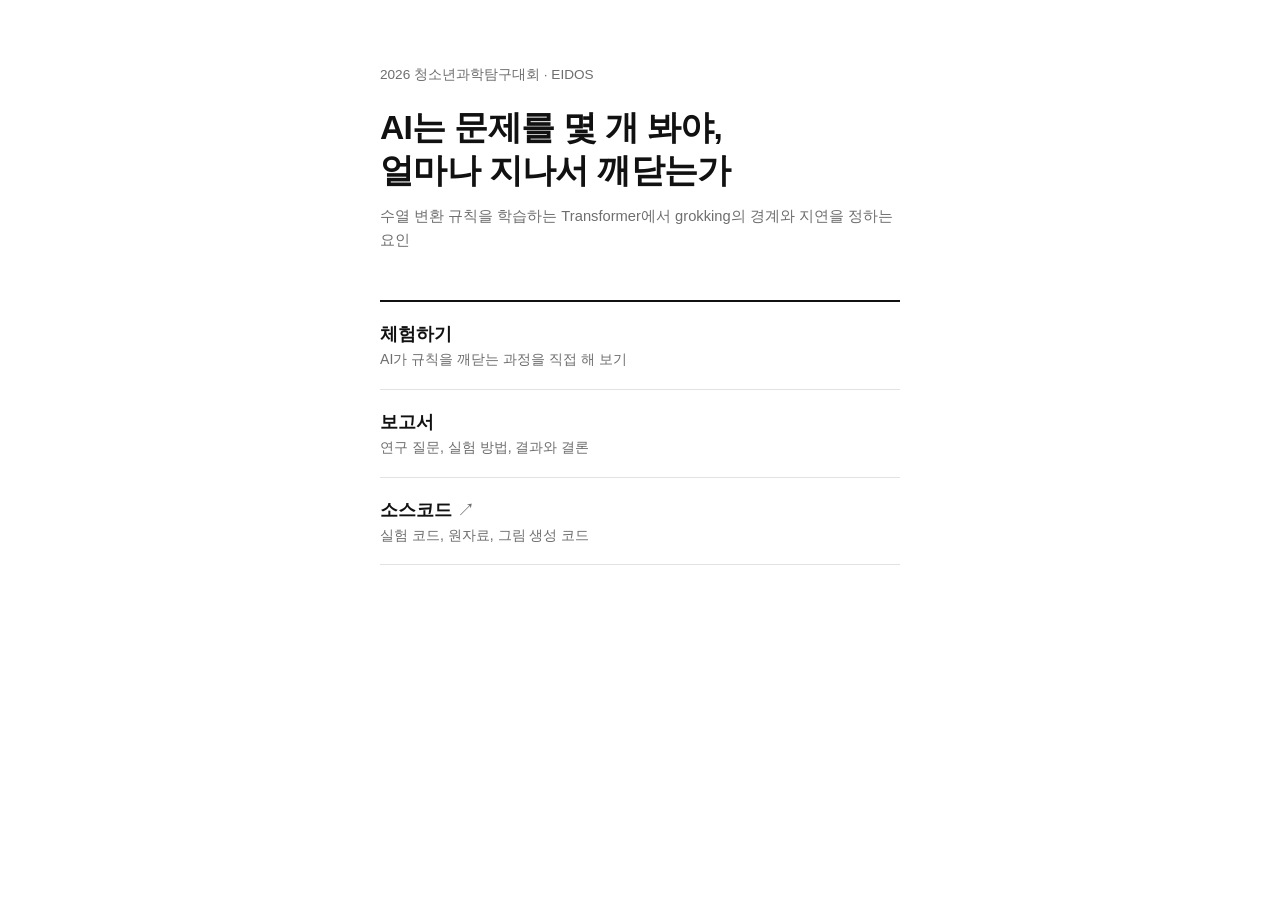
<file: index.html>
<!DOCTYPE html>
<html lang="ko">
  <head>
    <meta charset="utf-8" />
    <meta name="viewport" content="width=device-width, initial-scale=1" />
    <title>2026 청소년과학탐구대회 · EIDOS</title>
    <link rel="stylesheet" href="style.css" />
  </head>
  <body class="home">
    <main class="wrap">
      <p class="kicker">2026 청소년과학탐구대회 · EIDOS</p>
      <h1>AI는 문제를 몇 개 봐야,<br />얼마나 지나서 깨닫는가</h1>
      <p class="title">
        수열 변환 규칙을 학습하는 Transformer에서 grokking의 경계와 지연을
        정하는 요인
      </p>
      <ul class="menu">
        <li>
          <a href="try/">
            <span class="name">체험하기</span>
            <span class="desc">AI가 규칙을 깨닫는 과정을 직접 해 보기</span>
          </a>
        </li>
        <li>
          <a href="report/">
            <span class="name">보고서</span>
            <span class="desc">연구 질문, 실험 방법, 결과와 결론</span>
          </a>
        </li>
        <li>
          <a href="https://anonymous.4open.science/r/Grokking-6E17">
            <span class="name">소스코드 <span class="ext">↗</span></span>
            <span class="desc">실험 코드, 원자료, 그림 생성 코드</span>
          </a>
        </li>
      </ul>
    </main>
    <script>
      // L 키: 전시용 반복 화면을 전체 화면으로 띄운다 (Esc로 닫기)
      (() => {
        let fr = null;
        const close = () => {
          if (!fr) return;
          fr.remove();
          fr = null;
          if (document.fullscreenElement) document.exitFullscreen().catch(() => {});
        };
        addEventListener("keydown", (e) => {
          if (e.code !== "KeyL" || fr || e.ctrlKey || e.metaKey || e.altKey) return;
          fr = document.createElement("iframe");
          fr.src = "loop/";
          fr.allow = "screen-wake-lock; fullscreen";
          fr.style.cssText = "position:fixed;inset:0;width:100%;height:100%;border:0;z-index:99;background:#fff";
          document.body.appendChild(fr);
          fr.addEventListener("load", () => fr && fr.focus());
          document.documentElement.requestFullscreen?.().catch(() => {});
        });
        addEventListener("message", (e) => e.data === "loop-exit" && close());
        // 초점이 바깥 페이지에 있어도 ← → 로 장면 이동
        addEventListener("keydown", (e) => {
          if (!fr || (e.key !== "ArrowRight" && e.key !== "ArrowLeft")) return;
          e.preventDefault();
          fr.contentWindow?.postMessage(e.key === "ArrowRight" ? "loop-next" : "loop-prev", "*");
        });
        document.addEventListener("fullscreenchange", () => !document.fullscreenElement && close());
      })();
    </script>
  </body>
</html>
</file>
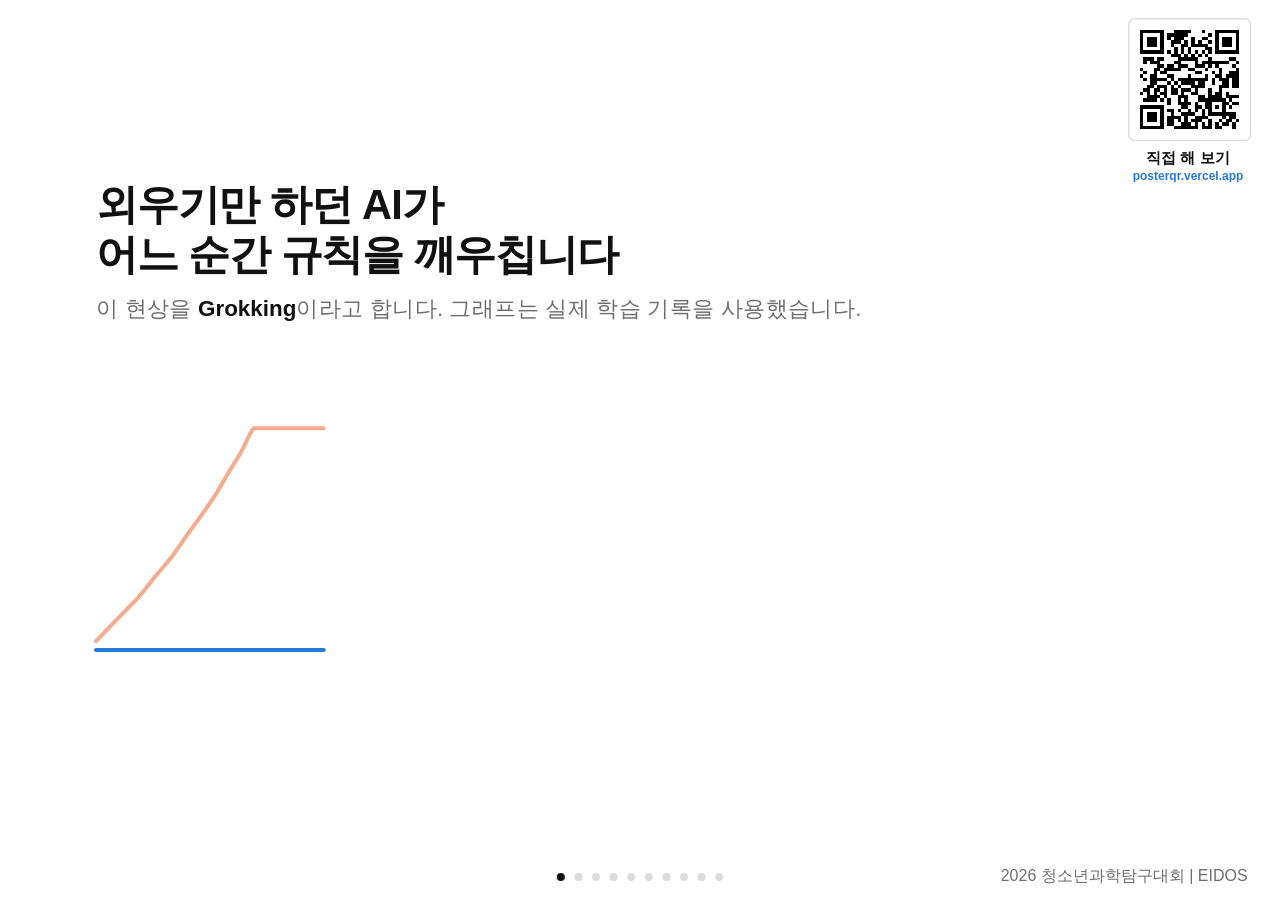
<file: loop/index.html>
<!DOCTYPE html>
<html lang="ko">
  <head>
    <meta charset="utf-8" />
    <meta name="viewport" content="width=device-width, initial-scale=1" />
    <!-- 브라우저 강제 다크 모드(크롬 자동 어둡게, 삼성 인터넷 등)가 색을 뒤집지 않게 -->
    <meta name="color-scheme" content="only light" />
    <title>전시 화면</title>
    <style>
      :root {
        color-scheme: only light;
        --bg: #ffffff;
        --ink: #111111;
        --muted: #6e6e6e;
        --line: #dcdcdc;
        --grid: #ececec;
        --train: #eb6834;
        --test: #2a78d6;
        --fix: #2f9461;
      }
      html,
      body {
        margin: 0;
        height: 100%;
        background: var(--bg);
        color: var(--ink);
        overflow: hidden;
        cursor: none;
        font-family: Pretendard, -apple-system, BlinkMacSystemFont,
          "Apple SD Gothic Neo", "Malgun Gothic", sans-serif;
        word-break: keep-all;
      }
      #stage {
        position: absolute;
        left: 50%;
        top: 50%;
        width: 1600px;
        height: 900px;
        transform-origin: 50% 50%;
      }
      .head {
        position: absolute;
        left: 120px;
        right: 240px;
        top: 112px;
        transition: opacity 0.35s;
      }
      .cap {
        position: absolute;
        left: 120px;
        right: 120px;
        bottom: 90px;
        text-align: center;
        font-size: 30px;
        line-height: 1.4;
        color: var(--ink);
        transition: opacity 0.25s;
      }
      .cap.off {
        opacity: 0;
      }
      .head.off {
        opacity: 0;
      }
      .kick {
        font-size: 26px;
        color: var(--muted);
        margin: 0 0 10px;
      }
      .title {
        font-size: 52px;
        font-weight: 700;
        line-height: 1.22;
        letter-spacing: -0.02em;
        margin: 0;
      }
      .sub {
        font-size: 28px;
        color: var(--muted);
        margin: 14px 0 0;
        line-height: 1.4;
      }
      .sub b {
        color: var(--ink);
      }
      svg#g {
        position: absolute;
        inset: 0;
        width: 1600px;
        height: 900px;
        transition: opacity 0.5s;
      }
      svg#g.off {
        opacity: 0;
      }
      svg text {
        font-family: inherit;
      }
      .dots {
        position: fixed;
        left: 50%;
        bottom: 0;
        transform-origin: 50% 100%;
        display: flex;
        justify-content: center;
        gap: 12px;
      }
      .dots i {
        width: 10px;
        height: 10px;
        border-radius: 50%;
        background: var(--line);
        transition: background 0.3s;
      }
      .dots i.on {
        background: var(--ink);
      }
      .qr {
        position: fixed;
        right: 0;
        top: 0;
        transform-origin: 100% 0;
        width: 150px;
        text-align: center;
      }
      .qr svg {
        display: block;
        width: 150px;
        height: 150px;
        border: 2px solid var(--line);
        border-radius: 8px;
      }
      .qr b {
        display: block;
        margin-top: 8px;
        font-size: 19px;
      }
      .qr span {
        display: block;
        font-size: 15px;
        color: var(--test);
        font-weight: 600;
      }
      .brand {
        position: fixed;
        right: 0;
        bottom: 0;
        transform-origin: 100% 100%;
        white-space: nowrap;
        font-size: 20px;
        color: var(--muted);
      }
      .start {
        position: fixed;
        inset: 0;
        display: grid;
        place-items: center;
        font-size: 22px;
        color: var(--muted);
        cursor: pointer;
      }
    </style>
  </head>
  <body>
    <div id="stage">
      <div class="head" id="head">
        <h1 class="title" id="title"></h1>
        <p class="sub" id="sub"></p>
      </div>
      <svg id="g" viewBox="0 0 1600 900" aria-hidden="true"></svg>
      <div class="cap" id="cap"></div>
    </div>
    <!-- 화면 비율이 16:9가 아니어도 실제 화면 모서리에 붙도록 무대 밖에 둔다 -->
    <div class="dots" id="dots"></div>
    <div class="qr" id="qr"></div>
    <div class="brand" id="brand">2026 청소년과학탐구대회 | EIDOS</div>

    <script>
      (() => {
        const $ = (s) => document.querySelector(s);
        const NS = "http://www.w3.org/2000/svg";
        const G = $("#g");
        const fmt = (x) => Math.round(x).toLocaleString("ko-KR");
        // 점검용: ?s=장면번호&speed=배속&stop=1 (그 장면에서 멈춤)
        const Q = new URLSearchParams(location.search);
        const SPEED = +Q.get("speed") || 1;
        // 방향키로 장면을 건너뛰면 기다리던 sleep·tween을 모두 끊는다
        const ABORT = { abort: true };
        const pending = new Set();
        const cancelAll = () => {
          const fs = [...pending];
          pending.clear();
          fs.forEach((f) => f());
        };
        const sleep = (ms) =>
          new Promise((res, rej) => {
            const stop = () => {
              clearTimeout(t);
              rej(ABORT);
            };
            const t = setTimeout(() => {
              pending.delete(stop);
              res();
            }, ms / SPEED);
            pending.add(stop);
          });
        const ease = (u) => (u < 0.5 ? 2 * u * u : 1 - Math.pow(-2 * u + 2, 2) / 2);
        // 그래프가 그려지는 속도 (1 = 원래 속도, 작을수록 빠름)
        const DRAW = 0.5;
        function tween(ms, fn) {
          ms = (ms * DRAW) / SPEED;
          if (ms < 20) {
            fn(1);
            return Promise.resolve();
          }
          return new Promise((res, rej) => {
            let dead = false;
            const stop = () => {
              dead = true;
              rej(ABORT);
            };
            pending.add(stop);
            const t0 = performance.now();
            const tick = (now) => {
              if (dead) return;
              const u = Math.min(1, (now - t0) / ms);
              fn(u);
              if (u < 1) requestAnimationFrame(tick);
              else {
                pending.delete(stop);
                res();
              }
            };
            requestAnimationFrame(tick);
          });
        }
        function el(tag, attrs, parent, text) {
          const e = document.createElementNS(NS, tag);
          for (const k in attrs) e.setAttribute(k, attrs[k]);
          if (text != null) e.textContent = text;
          (parent || G).appendChild(e);
          return e;
        }
        const stepLabel = (v) =>
          v >= 10000 ? v / 10000 + "만" : v >= 1000 ? v / 1000 + "천" : String(v);

        /* ---------- 화면 맞춤 (1600×900을 창에 맞게) ---------- */
        function fit() {
          const s = Math.min(innerWidth / 1600, innerHeight / 900);
          $("#stage").style.transform = `translate(-50%, -50%) scale(${s})`;
          // 모서리 요소: 크기는 무대와 같은 비율, 위치는 실제 화면 가장자리 기준 (괄호 안 = 1600×900 기준 여백 px)
          const at = (id, css, tf) => Object.assign($(id).style, css, { transform: tf });
          at("#qr", { right: 40 * s + "px", top: 22 * s + "px" }, `scale(${s})`);
          at("#brand", { right: 40 * s + "px", bottom: 16 * s + "px" }, `scale(${s})`);
          at("#dots", { bottom: 24 * s + "px" }, `translateX(-50%) scale(${s})`);
        }
        addEventListener("resize", fit);
        fit();

        /* ---------- 머리말 ---------- */
        async function head(kick, title, sub) {
          const h = $("#head");
          h.classList.add("off");
          await sleep(350);
          if (SPEED > 1) h.style.transition = "none";
          $("#title").innerHTML = title || "";
          $("#sub").innerHTML = sub || "";
          h.classList.remove("off");
        }
        async function clear() {
          G.classList.add("off");
          $("#head").classList.add("off");
          $("#cap").classList.add("off");
          await sleep(550);
          G.innerHTML = "";
          $("#cap").innerHTML = "";
          G.classList.remove("off");
        }

        /* ---------- 공통 축 (로그 x) ---------- */
        function axes(box, xr, xticks, yfmt, ylog, yr, yticks) {
          const lx = (v) => box.x + ((Math.log(v) - Math.log(xr[0])) / (Math.log(xr[1]) - Math.log(xr[0]))) * box.w;
          const ly = ylog
            ? (v) => box.y + (1 - (Math.log(v) - Math.log(yr[0])) / (Math.log(yr[1]) - Math.log(yr[0]))) * box.h
            : (v) => box.y + (1 - (v - yr[0]) / (yr[1] - yr[0])) * box.h;
          for (const v of yticks) {
            el("line", { x1: box.x, x2: box.x + box.w, y1: ly(v), y2: ly(v), stroke: "var(--grid)", "stroke-width": 2 });
            el("text", { x: box.x - 14, y: ly(v) + 7, "text-anchor": "end", "font-size": 20, fill: "var(--muted)" }, null, yfmt(v));
          }
          for (const [v, lab] of xticks)
            el("text", { x: lx(v), y: box.y + box.h + 36, "text-anchor": "middle", "font-size": 20, fill: "var(--muted)" }, null, lab);
          return { lx, ly };
        }
        // 점들을 단조 3차 곡선으로 잇는다 (기록값 사이를 넘쳐 나가지 않음)
        const SMOOTH = 0.35;
        function mono(P) {
          const n = P.length;
          if (n < 2) return n ? `M${P[0][0].toFixed(1)},${P[0][1].toFixed(1)}` : "";
          const m = [], tg = [];
          for (let i = 0; i < n - 1; i++) m.push((P[i + 1][1] - P[i][1]) / (P[i + 1][0] - P[i][0]));
          tg[0] = m[0];
          tg[n - 1] = m[n - 2];
          for (let i = 1; i < n - 1; i++) tg[i] = m[i - 1] * m[i] <= 0 ? 0 : (m[i - 1] + m[i]) / 2;
          for (let i = 0; i < n - 1; i++) {
            if (m[i] === 0) { tg[i] = tg[i + 1] = 0; continue; }
            const a = tg[i] / m[i], b = tg[i + 1] / m[i], q = a * a + b * b;
            if (q > 9) { const k = 3 / Math.sqrt(q); tg[i] = k * a * m[i]; tg[i + 1] = k * b * m[i]; }
          }
          let d = `M${P[0][0].toFixed(1)},${P[0][1].toFixed(1)}`;
          for (let i = 0; i < n - 1; i++) {
            const dx = (P[i + 1][0] - P[i][0]) / 3;
            // 직선(기록점끼리 잇기)과 부드러운 곡선을 SMOOTH 비율로 섞는다. 0 = 꺾은선, 1 = 완전히 부드럽게
            const sec = m[i] * dx;
            const t0 = SMOOTH * tg[i] * dx + (1 - SMOOTH) * sec, t1 = SMOOTH * tg[i + 1] * dx + (1 - SMOOTH) * sec;
            d += `C${(P[i][0] + dx).toFixed(1)},${(P[i][1] + t0).toFixed(1)} ${(P[i + 1][0] - dx).toFixed(1)},${(P[i + 1][1] - t1).toFixed(1)} ${P[i + 1][0].toFixed(1)},${P[i + 1][1].toFixed(1)}`;
          }
          return d;
        }
        // step t까지의 곡선. 다음 기록점까지는 로그 step으로 이어 그려서 끊기지 않게 한다.
        // ext: 기록이 끝난 뒤(일반화 후 학습 종료)를 마지막 값으로 ext step까지 이어 그림
        function curve(xs, ys, t, lx, ly, ext) {
          const P = [];
          let i = 0;
          for (; i < xs.length && xs[i] <= t; i++) P.push([lx(xs[i]), ly(ys[i])]);
          if (i && i < xs.length) {
            const u = (Math.log(t) - Math.log(xs[i - 1])) / (Math.log(xs[i]) - Math.log(xs[i - 1]));
            const x = lx(t);
            if (x - P[P.length - 1][0] > 0.5) P.push([x, ly(ys[i - 1] + u * (ys[i] - ys[i - 1]))]);
          } else if (i && i === xs.length && ext && t > xs[i - 1]) {
            const x = lx(Math.min(t, ext));
            if (x - P[P.length - 1][0] > 0.5) P.push([x, ly(ys[i - 1])]);
          }
          return mono(P);
        }
        const lineStyle = (col, dash) => ({
          fill: "none", stroke: col, "stroke-width": 5, "stroke-linejoin": "round", "stroke-linecap": "round",
          ...(dash ? { "stroke-dasharray": "12 9" } : {}),
        });
        function vmark(x, y0, y1, label) {
          el("line", { x1: x, x2: x, y1: y0 - 6, y2: y1, stroke: "var(--muted)", "stroke-width": 2, "stroke-dasharray": "6 6" });
          if (label) el("text", { x, y: y0 - 16, "text-anchor": "middle", "font-size": 24, "font-weight": 700, fill: "var(--ink)" }, null, label);
        }
        function legend(items, x, y) {
          for (const [col, lab, dash] of items) {
            el("line", { x1: x, x2: x + 36, y1: y, y2: y, ...lineStyle(col, dash) });
            const t = el("text", { x: x + 48, y: y + 8, "font-size": 22, fill: "var(--muted)" }, null, lab);
            x += 48 + t.getComputedTextLength() + 40;
          }
        }

        /* ---------- 데이터 ---------- */
        let B = null, Nz = null;
        const runsOf = (N) => B.conds["add|50|1"].N[N];
        const stepsOf = (r) => B.steps.slice(0, r.te.length - 1).concat([r.last]);
        const rule = (s) => s.map((a, i) => ((a + s[(i + 1) % s.length]) % 50) + 1);

        /* ---------- 자막 ---------- */
        // 글자 수에 맞춰 읽을 시간을 준다 (전시장 관람객 기준으로 넉넉하게)
        const readMs = (h) => Math.max(2800, h.replace(/<[^>]+>/g, "").length * 130);
        async function say(h, wait = true) {
          const c = $("#cap");
          c.classList.add("off");
          await sleep(250);
          c.innerHTML = h || "";
          c.classList.remove("off");
          if (wait) await sleep(readMs(h || ""));
        }
        function axTitle(box, xt, yt, note) {
          if (xt) el("text", { x: box.x + box.w / 2, y: box.y + box.h + 74, "text-anchor": "middle", "font-size": 22, fill: "var(--ink)" }, null, xt);
          if (yt) el("text", { x: 0, y: 0, transform: `translate(${box.x - 86},${box.y + box.h / 2}) rotate(-90)`, "text-anchor": "middle", "font-size": 22, fill: "var(--ink)" }, null, yt);
          if (note) el("text", { x: box.x + box.w, y: box.y + box.h + 74, "text-anchor": "end", "font-size": 18, fill: "var(--muted)" }, null, note);
        }
        const LOGNOTE = "로그 눈금";
        const SCALENOTE = "로그 눈금";

        /* ---------- 장면 ---------- */
        async function sTitle() {
          await head(
            "2026 청소년과학탐구대회",
            "외우기만 하던 AI가<br>어느 순간 규칙을 깨우칩니다",
            "이 현상을 <b>Grokking</b>이라고 합니다. 그래프는 실제 학습 기록을 사용했습니다."
          );
          // 장식: 실제 학습 곡선 한 줄이 천천히 그려진다
          const r = runsOf("665")[1], ST = stepsOf(r);
          const box = { x: 120, y: 420, w: 1360, h: 280 };
          const lx = (v) => box.x + ((Math.log(v) - Math.log(100)) / (Math.log(r.last) - Math.log(100))) * box.w;
          const ly = (v) => box.y + (1 - v / 100) * box.h;
          const pTr = el("path", { ...lineStyle("var(--train)"), opacity: 0.55 });
          const pTe = el("path", lineStyle("var(--test)"));
          await tween(5000, (u) => {
            const t = u === 1 ? r.last : Math.exp(Math.log(100) + ease(u) * (Math.log(r.last) - Math.log(100)));
            pTr.setAttribute("d", curve(ST, r.tr, t, lx, ly));
            pTe.setAttribute("d", curve(ST, r.te, t, lx, ly));
          });
          await sleep(4500);
        }

        // AI가 풀어야 하는 규칙을 예시 하나로 차근차근 보여 준다
        async function sRule() {
          await head("AI가 푼 문제", "위 수열을 넣으면 아래 수열이 나옵니다", "");
          const IN = [3, 17, 8, 42, 25], OUT = rule(IN);
          const w = 130, gap = 40, x0 = (1600 - (5 * w + 4 * gap)) / 2, h = 110, yi = 290, yo = 590;
          const cx = (i) => x0 + i * (w + gap) + w / 2;
          el("text", { x: x0 - 34, y: yi + h / 2 + 10, "text-anchor": "end", "font-size": 26, fill: "var(--muted)" }, null, "입력");
          el("text", { x: x0 - 34, y: yo + h / 2 + 10, "text-anchor": "end", "font-size": 26, fill: "var(--muted)" }, null, "출력");
          const ib = IN.map((v, i) => {
            const r = el("rect", { x: cx(i) - w / 2, y: yi, width: w, height: h, rx: 14, fill: "#f1f1f1", stroke: "var(--bg)", "stroke-width": 4 });
            el("text", { x: cx(i), y: yi + h / 2 + 17, "text-anchor": "middle", "font-size": 48, "font-weight": 700 }, null, v);
            return r;
          });
          const ob = OUT.map((v, i) => {
            const r = el("rect", { x: cx(i) - w / 2, y: yo, width: w, height: h, rx: 14, fill: "#fbe3d6", stroke: "var(--bg)", "stroke-width": 4 });
            el("text", { x: cx(i), y: yo + h / 2 + 17, "text-anchor": "middle", "font-size": 48, "font-weight": 700, fill: "var(--train)" }, null, v);
            return r;
          });
          await say("어떤 규칙인지 먼저 찾아보세요");
          await sleep(5000);
          const mid = yi + h + (yo - yi - h) / 2;
          let g = null;
          for (let i = 0; i < 5; i++) {
            const j = (i + 1) % 5, a = IN[i], b = IN[j];
            ib.forEach((r, k) => r.setAttribute("fill", k === i || k === j ? "#d6e6f8" : "#f1f1f1"));
            ob.forEach((r, k) => r.setAttribute("stroke", k === i ? "var(--train)" : "var(--bg)"));
            if (g) g.remove();
            g = el("g", {});
            for (const k of [i, j])
              el("line", { x1: cx(k), y1: yi + h + 6, x2: cx(i), y2: yo - 6, stroke: "var(--test)", "stroke-width": 3, opacity: 0.5 }, g);
            const t = el("text", { x: cx(i) + (i === 4 ? -20 : 90), y: mid + 12, "text-anchor": i === 4 ? "end" : "start", "font-size": 32, "font-weight": 700, fill: "var(--ink)" }, g);
            t.innerHTML = `${a} + ${b} = ${a + b}  <tspan fill="var(--muted)">→</tspan>  <tspan fill="var(--train)">${OUT[i]}</tspan>`;
            el("rect", { x: t.getBBox().x - 14, y: mid - 26, width: t.getBBox().width + 28, height: 52, rx: 10, fill: "var(--bg)" }, g).after(t);
            if (i === 0) await say("이웃한 두 수를 더해 50으로 나눈 나머지에 1을 더합니다");
            else if (i === 4) {
              say("마지막 수는 첫 수와 계산합니다", false);
              await sleep(2200);
            } else await sleep(1100);
          }
          g.remove();
          ib.forEach((r) => r.setAttribute("fill", "#f1f1f1"));
          ob.forEach((r) => r.setAttribute("stroke", "var(--bg)"));
          el("rect", { x: x0, y: mid - 34, width: 5 * w + 4 * gap, height: 68, rx: 12, fill: "#1f2f5c" });
          el("text", { x: 800, y: mid + 11, "text-anchor": "middle", "font-size": 30, "font-weight": 700, fill: "#fff" }, null, "AI (작은 Transformer)");
          await head("AI가 푼 문제", "AI에게 규칙은 알려 주지 않았습니다", "");
          await say("문제와 정답만 보여 주고, 규칙은 스스로 찾게 했습니다");
        }

        // 공부용 문제와 시험 문제를 나누는 이유
        async function sSetup() {
          await head("학습 문제와 평가 문제", "외운 것과 이해한 것을 구분하는 법", "");
          const SEQ = [[12, 40, 7, 33, 9], [48, 2, 19, 26, 31], [5, 44, 38, 11, 20], [27, 13, 50, 6, 35], [1, 29, 46, 22, 14], [39, 8, 17, 45, 30]];
          const P = [
            { x: 140, col: "var(--train)", name: "학습 문제", desc: "정답과 함께 보여 준 문제", seqs: SEQ.slice(0, 3) },
            { x: 840, col: "var(--test)", name: "평가 문제", desc: "한 번도 보여 주지 않은 문제", seqs: SEQ.slice(3) },
          ];
          const W = 620, y0 = 280, cw = 50;
          const ans = [];
          for (const p of P) {
            el("rect", { x: p.x, y: y0, width: W, height: 420, rx: 18, fill: "#f6f6f6" });
            el("text", { x: p.x + 32, y: y0 + 54, "font-size": 34, "font-weight": 700, fill: p.col }, null, p.name);
            el("text", { x: p.x + 32, y: y0 + 92, "font-size": 22, fill: "var(--muted)" }, null, p.desc);
            p.seqs.forEach((s, k) => {
              const y = y0 + 152 + k * 56, o = rule(s);
              s.forEach((v, i) => el("text", { x: p.x + 50 + i * cw, y, "text-anchor": "middle", "font-size": 26 }, null, v));
              el("text", { x: p.x + 50 + 5 * cw, y, "text-anchor": "middle", "font-size": 26, fill: "var(--muted)" }, null, "→");
              o.forEach((v, i) => {
                const t = el("text", { x: p.x + 50 + (6 + i) * cw + 10, y, "text-anchor": "middle", "font-size": 26, "font-weight": 700, fill: p.col }, null, p === P[0] ? v : "?");
                if (p !== P[0]) ans.push([t, v]);
              });
            });
          }
          await say("문제를 둘로 나눴습니다. 한쪽은 학습에만, 다른 쪽은 평가에만 씁니다");
          const verdict = (p, a, b) => {
            el("text", { x: p.x + 32, y: y0 + 352, "font-size": 26, fill: "var(--ink)" }, null, a);
            el("text", { x: p.x + 32, y: y0 + 392, "font-size": 28, "font-weight": 700, fill: p.col }, null, b);
          };
          verdict(P[0], "학습 문제만 맞히면", "답을 외운 것 (암기)");
          await say("학습 문제만 맞힌다면 답을 외웠을 뿐입니다. 이것을 암기라고 합니다");
          for (const [t, v] of ans) t.textContent = v;
          verdict(P[1], "평가 문제까지 맞히면", "규칙을 알아낸 것 (일반화)");
          await say("처음 보는 문제까지 맞힌다면 규칙을 알아낸 것입니다. 이것을 일반화라고 합니다");
          await sleep(1500);
        }

        // 그려진 곡선이 thr%에 처음 닿는 step. 기록점이 듬성듬성해서
        // 실제 일반화 step(r.tg)에 선을 그으면 곡선의 80%쯤에 걸리므로, 화면의 곡선 기준으로 다시 찾는다.
        function crossAt(xs, ys, thr, lx, ly, ix) {
          const i = ys.findIndex((v) => v >= thr);
          if (i < 0) return null;
          if (i === 0) return xs[0];
          const p = el("path", { d: curve(xs, ys, xs[xs.length - 1], lx, ly), fill: "none", visibility: "hidden" });
          const L = p.getTotalLength(), x0 = lx(xs[i - 1]), yT = ly(thr);
          let lo = 0, hi = L;
          while (hi - lo > 0.5) {
            const m = (lo + hi) / 2;
            if (p.getPointAtLength(m).x < x0) lo = m; else hi = m;
          }
          let x = lx(xs[i]);
          for (let l = lo; l <= L; l += 0.5) {
            const q = p.getPointAtLength(l);
            if (q.y <= yT) { x = q.x; break; }
          }
          p.remove();
          return ix(x);
        }
        const lerpLog = (box, a, b) => (x) => Math.exp(Math.log(a) + ((x - box.x) / box.w) * (Math.log(b) - Math.log(a)));

        async function sCurve(N, idx) {
          const rs = runsOf(N), r = rs[idx], ST = stepsOf(r);
          const g = rs.filter((x) => x.tg != null).length;
          const kick = `학습 문제 ${fmt(+N)}개`;
          await head(kick, `문제 ${fmt(+N)}개로 학습시킨 기록`, "");
          const box = { x: 170, y: 290, w: 1310, h: 360 };
          const { lx, ly } = axes(box, [100, 60000], [[100, "100"], [1000, "1천"], [10000, "1만"], [60000, "6만"]],
            (v) => v + "%", false, [0, 100], [0, 50, 100]);
          axTitle(box, "학습 단계 (step)", "정답률", LOGNOTE);
          legend([["var(--train)", "학습 문제 정답률"], ["var(--test)", "처음 보는 문제 정답률"]], box.x, box.y - 66);
          // 선 위치만 그려진 곡선이 95%에 닿는 곳으로 맞춘다. 숫자(step)는 실제 기록값 r.tf, r.tg 그대로
          const tg = crossAt(ST, r.te, 95, lx, ly, lerpLog(box, 100, 60000));
          const zone = el("rect", { x: lx(r.tf), y: box.y, width: 0, height: box.h, fill: "rgba(42,120,214,0.08)" });
          // 시험 문제 곡선이 위에 오게 (둘 다 100%일 때 가려지지 않도록)
          const pTr = el("path", lineStyle("var(--train)"));
          const pTe = el("path", lineStyle("var(--test)"));
          const draw = (t) => {
            pTe.setAttribute("d", curve(ST, r.te, t, lx, ly));
            pTr.setAttribute("d", curve(ST, r.tr, t, lx, ly));
            if (t > r.tf) zone.setAttribute("width", Math.max(0, lx(Math.min(t, tg)) - lx(r.tf)));
          };
          const run = (a, b, ms) => tween(ms, (u) => draw(u === 1 ? b : Math.exp(Math.log(a) + u * (Math.log(b) - Math.log(a)))));
          await say("주황 선은 학습 문제, 파란 선은 처음 보는 문제의 정답률입니다");
          await run(100, r.tf, 2400);
          vmark(lx(r.tf), box.y, box.y + box.h, "암기");
          const teAtF = r.te[ST.indexOf(r.tf)] ?? 0;
          await say(`${fmt(r.tf)} step에서 학습 문제는 100%, 처음 보는 문제는 ${Math.round(teAtF)}%. 답만 외운 상태입니다`);
          say("학습을 계속해도 한동안 변화가 없습니다", false);
          await run(r.tf, tg * 0.8, 7000);
          await say("중간에 주황 선이 떨어지는 것은 학습 중에 생기는 일시적인 흔들림입니다");
          await run(tg * 0.8, r.last, 2400);
          vmark(lx(tg), box.y, box.y + box.h, "일반화");
          el("text", { x: lx(r.last) + 14, y: ly(100) + 40, "font-size": 20, fill: "var(--muted)" }, null, "학습 종료");
          await say(`${fmt(r.tg)} step 무렵, 처음 보는 문제의 정답률이 갑자기 100%로 오릅니다`);
          const cx = (lx(r.tf) + lx(tg)) / 2;
          el("text", { x: cx, y: box.y + box.h * 0.8, "text-anchor": "middle", "font-size": 24, fill: "var(--muted)" }, null, "지연");
          el("text", { x: cx, y: box.y + box.h * 0.8 + 40, "text-anchor": "middle", "font-size": 34, "font-weight": 700, fill: "var(--ink)" }, null, `약 ${fmt(r.tg - r.tf)} step`);
          await head(kick, `외운 뒤 <span style="color:var(--test)">한참 지나서</span> 규칙을 알아냈습니다`, "");
          await say("암기와 일반화 사이의 이 간격을 지연이라고 부릅니다");
          await say(`같은 조건으로 ${rs.length}번 학습시켰을 때 일반화한 것은 ${g}번이었습니다`);
        }

        async function sMulti() {
          const Ns = ["561", "665", "765", "2048"];
          const kick = "학습 문제 수 바꾸기";
          await head(kick, "문제 수를 바꿔 가며 여러 번 학습시켰습니다", "");
          const w = 320, gap = 50, x0 = (1600 - (4 * w + 3 * gap)) / 2 + 20, y = 320, h = 250;
          const panels = Ns.map((N, i) => {
            const box = { x: x0 + i * (w + gap), y, w, h }, rs = runsOf(N);
            const lx = (v) => box.x + ((Math.log(v) - Math.log(100)) / (Math.log(60000) - Math.log(100))) * box.w;
            const ly = (v) => box.y + (1 - v / 100) * box.h;
            for (const v of [0, 100]) {
              el("line", { x1: box.x, x2: box.x + box.w, y1: ly(v), y2: ly(v), stroke: "var(--grid)", "stroke-width": 2 });
              if (i === 0) el("text", { x: box.x - 12, y: ly(v) + 7, "text-anchor": "end", "font-size": 18, fill: "var(--muted)" }, null, v + "%");
            }
            for (const [v, lab] of [[100, "100"], [1000, "1천"], [10000, "1만"], [60000, "6만"]])
              el("text", { x: lx(v), y: box.y + box.h + 30, "text-anchor": v === 100 ? "start" : v === 60000 ? "end" : "middle", "font-size": 18, fill: "var(--muted)" }, null, lab);
            el("text", { x: box.x, y: box.y - 26, "font-size": 32, "font-weight": 700, fill: "var(--ink)" }, null, `문제 ${fmt(+N)}개`);
            const tr = rs.map(() => el("path", { fill: "none", stroke: "var(--train)", "stroke-width": 2.5, opacity: 0.22 }));
            const te = rs.map(() => el("path", { fill: "none", stroke: "var(--test)", "stroke-width": 3, opacity: 0.75, "stroke-linejoin": "round" }));
            const ix = lerpLog(box, 100, 60000);
            const tg = rs.map((r) => (r.tg != null ? crossAt(stepsOf(r), r.te, 95, lx, ly, ix) : null));
            return { N, box, rs, lx, ly, tr, te, tg, hit: rs.map(() => false) };
          });
          legend([["var(--train)", "학습 문제"], ["var(--test)", "처음 보는 문제"]], x0, y + h + 140);
          el("circle", { cx: x0 + 500, cy: y + h + 140, r: 8, fill: "var(--test)" });
          el("text", { x: x0 + 518, y: y + h + 148, "font-size": 22, fill: "var(--muted)" }, null, "일반화 시점");
          await say("선 하나가 학습 한 번입니다. 문제 수마다 처음부터 여러 번 학습시켰습니다");
          say('<span style="color:var(--test)">●</span> 표시가 일반화 시점입니다', false);
          await tween(9000, (u) => {
            const t = u === 1 ? 60000 : Math.exp(Math.log(100) + u * (Math.log(60000) - Math.log(100)));
            for (const p of panels)
              p.rs.forEach((r, j) => {
                const ST = stepsOf(r);
                p.tr[j].setAttribute("d", curve(ST, r.tr, t, p.lx, p.ly, 60000));
                p.te[j].setAttribute("d", curve(ST, r.te, t, p.lx, p.ly, 60000));
                if (p.tg[j] != null && !p.hit[j] && t >= p.tg[j]) {
                  p.hit[j] = true;
                  el("circle", { cx: p.lx(p.tg[j]), cy: p.ly(95), r: 7, fill: "var(--test)", stroke: "var(--bg)", "stroke-width": 2 });
                }
              });
          });
          const res = panels.map((p) => {
            const g = p.rs.filter((r) => r.tg != null).length, K = p.rs.length;
            el("text", { x: p.box.x, y: p.box.y + p.box.h + 84, "font-size": 28, "font-weight": 700,
              fill: g === 0 ? "var(--muted)" : g === K ? "var(--test)" : "var(--ink)" }, null, `${K}번 중 ${g}번 일반화`);
            return { N: +p.N, g, K };
          });
          await head(kick, "문제가 많을수록 더 자주, 빨리 일반화합니다", "");
          const lo = res[0], hi = res[res.length - 1];
          await say(`${fmt(lo.N)}개는 ${lo.K}번 중 ${lo.g}번, ${fmt(hi.N)}개는 ${hi.K}번 중 ${hi.g}번 일반화했습니다`);
          await say('문제가 많을수록 <span style="color:var(--test)">●</span>가 왼쪽에 찍힙니다. 그만큼 빨리 일반화했다는 뜻입니다');
        }

        async function sBoundary() {
          const c = B.conds["add|50|1"];
          const kick = "학습 문제 수 바꾸기";
          await head(kick, "몇 개부터 일반화할까요?", "");
          // 가까운 문제 수(5% 이내)는 한 점으로 합친다
          const pts = [];
          for (const N of Object.keys(c.N).map(Number).sort((a, b) => a - b)) {
            const rs = c.N[N], g = rs.filter((x) => x.tg != null).length;
            const p = pts[pts.length - 1];
            if (p && N / p.N0 < 1.05) { p.g += g; p.k += rs.length; p.N1 = N; }
            else pts.push({ N0: N, N1: N, g, k: rs.length });
          }
          const box = { x: 190, y: 290, w: 1290, h: 360 };
          const { lx, ly } = axes(box, [220, 4600], [[300, "300"], [500, "500"], [1000, "1,000"], [2000, "2,000"], [4000, "4,000개"]],
            (v) => v + "%", false, [0, 100], [0, 50, 100]);
          axTitle(box, "학습 문제 수", "일반화한 비율", SCALENOTE);
          await say("점 하나가 문제 수 하나입니다. 위에 있을수록 일반화한 비율이 높습니다");
          const line = el("path", { fill: "none", stroke: "var(--test)", "stroke-width": 4, opacity: 0.6 });
          let d = "";
          for (const p of pts) {
            const N = Math.sqrt(p.N0 * p.N1), x = lx(N), y = ly((100 * p.g) / p.k);
            d += (d ? "L" : "M") + x.toFixed(1) + "," + y.toFixed(1);
            line.setAttribute("d", d);
            el("circle", { cx: x, cy: y, r: 13, fill: p.g ? "var(--test)" : "var(--bg)", stroke: "var(--test)", "stroke-width": 4 });
            const mid = p.g > 0 && p.g < p.k;
            el("text", mid
              ? { x: x + 24, y: y + 7, "font-size": 20, fill: "var(--muted)" }
              : { x, y: y + (p.g ? 46 : -26), "text-anchor": "middle", "font-size": 20, fill: "var(--muted)" }, null, `${p.g}/${p.k}`);
            await sleep(380 * DRAW);
          }
          say("점 옆 숫자는 일반화한 횟수 / 학습시킨 횟수입니다", false);
          await sleep(3500);
          vmark(lx(c.b), box.y, box.y + box.h);
          el("text", { x: lx(c.b) - 18, y: box.y + box.h * 0.42, "text-anchor": "end", "font-size": 30, "font-weight": 700, fill: "var(--ink)" }, null, `경계 약 ${fmt(c.b)}개`);
          await head(kick, `경계는 약 ${fmt(c.b)}개입니다`, "");
          await say("경계보다 적으면 외우기만 하고, 조금만 넘어도 대부분 일반화합니다");
        }

        // 덧셈표의 칸 수가 무엇인지 그림으로 보여 준다
        async function sTable() {
          const kick = "연구문제 1 | 숫자 범위 바꾸기";
          await head(kick, "숫자 범위가 넓어지면 덧셈표도 커집니다", "");
          const T = [
            { n: 23, rows: 6, s: 30, cx: 360 },
            { n: 50, rows: 10, s: 24, cx: 800 },
            { n: 101, rows: 16, s: 18, cx: 1240 },
          ];
          await say("이 규칙을 풀려면 두 수의 덧셈표를 익혀야 합니다");
          for (const t of T) {
            const W = t.rows * t.s, x0 = t.cx - W / 2, y0 = 300 + (300 - W) / 2;
            for (let i = 0; i < t.rows; i++)
              for (let j = i; j < t.rows; j++)
                el("rect", { x: x0 + j * t.s + 1, y: y0 + i * t.s + 1, width: t.s - 2, height: t.s - 2, fill: t.n === 50 ? "#c9dcf3" : "#e3ebf6" });
            el("text", { x: t.cx, y: 660, "text-anchor": "middle", "font-size": 30, "font-weight": 700, fill: "var(--ink)" }, null, `숫자 1~${t.n}`);
            el("text", { x: t.cx, y: 704, "text-anchor": "middle", "font-size": 30, "font-weight": 700, fill: "var(--test)" }, null, `${fmt((t.n * (t.n + 1)) / 2)}칸`);
            await sleep(900);
          }
          el("text", { x: 1480, y: 290, "text-anchor": "end", "font-size": 18, fill: "var(--muted)" }, null, "그림은 축소");
          await say("3 + 17과 17 + 3은 같은 칸이라서 표가 삼각형이 됩니다");
          await say("범위가 넓어지면 칸 수는 훨씬 빠르게 늘어납니다. 필요한 문제 수도 그만큼 늘어날까요?");
        }

        const MEASURED = [
          ["add", 23, 276, 211], ["add", 31, 496, 329], ["add", 50, 1275, 623], ["add", 61, 1891, 880],
          ["add", 71, 2556, 1180], ["add", 101, 5151, 2063], ["add3", 31, 961, 533], ["add3", 41, 1681, 827], ["add3", 50, 2500, 993],
        ];
        async function sLaw() {
          const kick = "연구문제 1 | 숫자 범위 바꾸기";
          await head(kick, "덧셈표 칸 수와 경계의 관계", "");
          const box = { x: 190, y: 290, w: 1290, h: 360 };
          const { lx, ly } = axes(box, [200, 7000], [[300, "300"], [1000, "1천"], [3000, "3천"], [6000, "6천 칸"]],
            (v) => fmt(v), true, [150, 3000], [200, 500, 1000, 2000]);
          axTitle(box, "덧셈표 칸 수", "필요한 문제 수 (경계)", SCALENOTE);
          el("circle", { cx: box.x + 20, cy: box.y - 40, r: 10, fill: "var(--ink)" });
          el("text", { x: box.x + 42, y: box.y - 32, "font-size": 22, fill: "var(--muted)" }, null, "a + b");
          el("circle", { cx: box.x + 150, cy: box.y - 40, r: 10, fill: "var(--bg)", stroke: "var(--ink)", "stroke-width": 3 });
          el("text", { x: box.x + 172, y: box.y - 32, "font-size": 22, fill: "var(--muted)" }, null, "a + 3b (변형 덧셈)");
          await say("숫자 범위와 계산식을 바꿔 가며 조건마다 경계를 쟀습니다");
          const law = (C) => 2.82 * Math.pow(C, 0.763);
          for (const [op, n, C, b] of MEASURED.slice().sort((a, b) => a[2] - b[2])) {
            el("circle", { cx: lx(C), cy: ly(b), r: 13, fill: op === "add" ? "var(--ink)" : "var(--bg)", stroke: "var(--ink)", "stroke-width": 4 });
            el("text", op === "add" && n === 71
              ? { x: lx(C) + 24, y: ly(b) - 10, "font-size": 19, fill: "var(--muted)" }
              : op === "add"
              ? { x: lx(C), y: ly(b) + 46, "text-anchor": "middle", "font-size": 19, fill: "var(--muted)" }
              : { x: lx(C) - 24, y: ly(b) - 14, "text-anchor": "end", "font-size": 19, fill: "var(--muted)" }, null, `1~${n}`);
            await sleep(420 * DRAW);
          }
          say("9개 조건이 거의 한 직선 위에 놓입니다", false);
          const ln = el("line", { x1: lx(200), y1: ly(law(200)), x2: lx(200), y2: ly(law(200)), stroke: "var(--test)", "stroke-width": 5 });
          await tween(1600, (u) => {
            const C = Math.exp(Math.log(200) + ease(u) * (Math.log(7000) - Math.log(200)));
            ln.setAttribute("x2", lx(C));
            ln.setAttribute("y2", ly(law(C)));
          });
          await sleep(3000);
          await head(kick, "필요한 문제 수 ≈ 2.8 × (칸 수)<sup>0.76</sup>", "");
          await say("정비례할 것이라 예상했지만 실제로는 그보다 덜 늘었습니다");
          await say("가설 1은 기각되었습니다");
          await say("칸이 2배가 되면 필요한 문제는 약 1.7배가 됩니다");
          await say("실험하지 않은 조건도 이 식으로 예측할 수 있습니다");
        }

        async function sNoise() {
          const kick = "오답 섞어 학습시키기";
          await head(kick, "정답의 10%를 일부러 틀리게 가르쳤습니다", "");
          await say("학습 문제 2,048개 중 10%에 틀린 답을 붙였습니다. 같은 문제에는 항상 같은 오답을 줬습니다");
          const ST = Nz.steps;
          const panels = [
            { x: 170, key: "cell|2048|1|0", name: "규제 약하게 (weight decay 1)" },
            { x: 900, key: "cell|2048|10|0", name: "규제 세게 (weight decay 10)" },
          ];
          const P = panels.map((p) => {
            const box = { x: p.x, y: 310, w: 580, h: 280 };
            const { lx, ly } = axes(box, [10, 60000], [[10, "10"], [100, "100"], [1000, "1천"], [10000, "1만"], [60000, "6만"]],
              (v) => v + "%", false, [0, 100], [0, 50, 100]);
            el("text", { x: box.x, y: box.y - 30, "font-size": 26, "font-weight": 700, fill: "var(--ink)" }, null, p.name);
            const r = Nz.runs[p.key];
            return {
              r, lx, ly,
              fix: el("path", lineStyle("var(--fix)", true)),
              mem: el("path", lineStyle("var(--train)")),
              te: el("path", lineStyle("var(--test)")),
            };
          });
          el("text", { x: 1480, y: 666, "text-anchor": "end", "font-size": 20, fill: "var(--muted)" }, null, "가로 학습 단계, 세로 비율");
          legend([["var(--test)", "처음 보는 문제 정답률"], ["var(--train)", "오답을 그대로 외운 비율"], ["var(--fix)", "오답 대신 정답을 쓴 비율", true]], 170, 694);
          await say("weight decay는 외운 것을 조금씩 잊게 만드는 규제입니다. 세기만 다르게 했습니다");
          await tween(7000, (u) => {
            const t = Math.exp(Math.log(10) + u * (Math.log(60000) - Math.log(10)));
            const tt = u === 1 ? 60000 : t;
            for (const q of P) {
              const xs = ST.slice(0, q.r.test.length);
              q.fix.setAttribute("d", curve(xs, q.r.fix, tt, q.lx, q.ly));
              q.mem.setAttribute("d", curve(xs, q.r.mem, tt, q.lx, q.ly));
              q.te.setAttribute("d", curve(xs, q.r.test, tt, q.lx, q.ly));
            }
          });
          await say("두 경우 모두 처음 보는 문제는 거의 다 맞힙니다. 규칙은 알아낸 것입니다");
          await head(kick, "규칙을 알아도 외운 오답은 남습니다", "");
          await say("규제가 약하면 오답을 끝까지 기억하고, 세면 정답으로 고칩니다");
          await say("규칙의 이해와 답의 암기가 AI 안에 함께 있을 수 있다는 뜻입니다");
        }

        async function sEnd() {
          await head("정리", "외운 뒤에도 규칙을 알아낼 수 있습니다", "");
          const L = [
            ["1", "암기는 금방 되지만, 일반화는 한참 뒤에 올 수 있습니다"],
            ["2", "일반화하려면 경계 이상의 문제가 필요하고, 경계는 미리 계산할 수 있습니다"],
            ["3", "일반화한 뒤에도 외운 오답이 남을 수 있습니다"],
          ];
          for (let i = 0; i < L.length; i++) {
            const y = 330 + i * 120;
            el("circle", { cx: 160, cy: y, r: 30, fill: "var(--test)" });
            el("text", { x: 160, y: y + 12, "text-anchor": "middle", "font-size": 32, "font-weight": 700, fill: "#fff" }, null, L[i][0]);
            el("text", { x: 220, y: y + 11, "font-size": 30, fill: "var(--ink)" }, null, L[i][1]);
            await sleep(2500);
          }
          await say("오른쪽 위 QR로 직접 실험해 보실 수 있습니다");
          await sleep(5000);
        }

        const QR = "11111110001111100010001111111,10000010111111000000101000001,10111010101110010011001011101,10111010011101010100101011101,10111010010011011111001011101,10000010001010100001101000001,11111110101010101010101111111,00000000011101010101000000000,01110110000111111000100000110,01011100001100001011111111001,00000110110111001110101000010,10001101111100110001000100001,01001011000000001100010100111,10011000110000100001001101111,01011111010111111111010111011,00011000101011110110010011011,00110111010100011110000111011,01101101011011101000100100000,10101011011010011000101101000,00111101000111000110111101111,01111010100101000111111110100,00000000100111101001100011011,11111110000011001101101010100,10000010110100101010100010000,10111010010011110010111111110,10111010111101001111000010110,10111010110101011100100101101,10000010110011101010101011010,11111110001111111011101100010".split(",");
        // 모서리에 항상 떠 있는 QR
        (() => {
          const n = QR.length, q = 3, N = n + 2 * q;
          let d = "";
          QR.forEach((row, i) => [...row].forEach((b, j) => {
            if (b === "1") d += `M${j + q},${i + q}h1v1h-1z`;
          }));
          $("#qr").innerHTML = `<svg viewBox="0 0 ${N} ${N}" shape-rendering="crispEdges"><rect width="${N}" height="${N}" fill="#fff"/><path d="${d}" fill="#000"/></svg><b>직접 해 보기</b><span>posterqr.vercel.app</span>`;
        })();

        /* ---------- 순서 ---------- */
        const SCENES = [sTitle, sRule, sSetup, () => sCurve("665", 1), sMulti, sBoundary, sTable, sLaw, sNoise, sEnd];
        $("#dots").innerHTML = SCENES.map(() => "<i></i>").join("");
        let cur = 0,
          jump = null;
        const showDots = (i) => document.querySelectorAll("#dots i").forEach((e, j) => e.classList.toggle("on", j === i));
        // 건너뛸 때 화면을 바로 비운다 (clear()처럼 페이드를 기다리지 않음)
        function resetStage() {
          G.innerHTML = "";
          G.classList.remove("off");
          $("#cap").innerHTML = "";
          $("#cap").classList.add("off");
          $("#head").classList.add("off");
        }
        async function loop() {
          let i = (+Q.get("s") || 0) % SCENES.length;
          for (;;) {
            cur = i;
            showDots(i);
            try {
              await SCENES[i]();
              if (Q.get("stop")) return;
              await clear();
              i = (i + 1) % SCENES.length;
            } catch (e) {
              if (e !== ABORT) {
                console.error(e);
                await new Promise((r) => setTimeout(r, 1000));
                i = (i + 1) % SCENES.length;
              }
            }
            if (jump !== null) {
              i = jump;
              jump = null;
              resetStage();
            }
          }
        }
        // ← → : 이전·다음 장면으로 바로 이동 (여러 번 누르면 그만큼 이동)
        function go(d) {
          const n = SCENES.length;
          jump = ((jump ?? cur) + d + n) % n;
          showDots(jump);
          cancelAll();
        }
        addEventListener("keydown", (e) => {
          if (e.ctrlKey || e.metaKey || e.altKey) return;
          if (e.key === "ArrowRight") go(1);
          else if (e.key === "ArrowLeft") go(-1);
          else return;
          e.preventDefault();
        });
        // 바깥 페이지(L 키로 띄운 경우)에 초점이 있을 때 받은 방향키
        addEventListener("message", (e) => {
          if (e.data === "loop-next") go(1);
          else if (e.data === "loop-prev") go(-1);
        });

        /* ---------- 화면 꺼짐 방지 · 나가기 ---------- */
        async function wake() {
          try {
            if (navigator.wakeLock) await navigator.wakeLock.request("screen");
          } catch (e) {}
        }
        document.addEventListener("visibilitychange", () => document.visibilityState === "visible" && wake());
        wake();
        addEventListener("keydown", (e) => {
          if (e.key !== "Escape") return;
          if (window.parent !== window) window.parent.postMessage("loop-exit", "*");
          else location.href = "../";
        });
        // 단독으로 열었을 때: 클릭하면 전체 화면
        if (window.parent === window)
          addEventListener("click", () => document.fullscreenElement || document.documentElement.requestFullscreen?.().catch(() => {}));

        Promise.all([fetch("../try/bound.json").then((r) => r.json()), fetch("../try/noise.json").then((r) => r.json())])
          .then(([b, n]) => {
            B = b;
            Nz = n;
            loop();
          })
          .catch(() => head("", "기록을 불러오지 못했습니다", "인터넷 연결을 확인하고 새로 고쳐 주세요."));
      })();
    </script>
  </body>
</html>
</file>
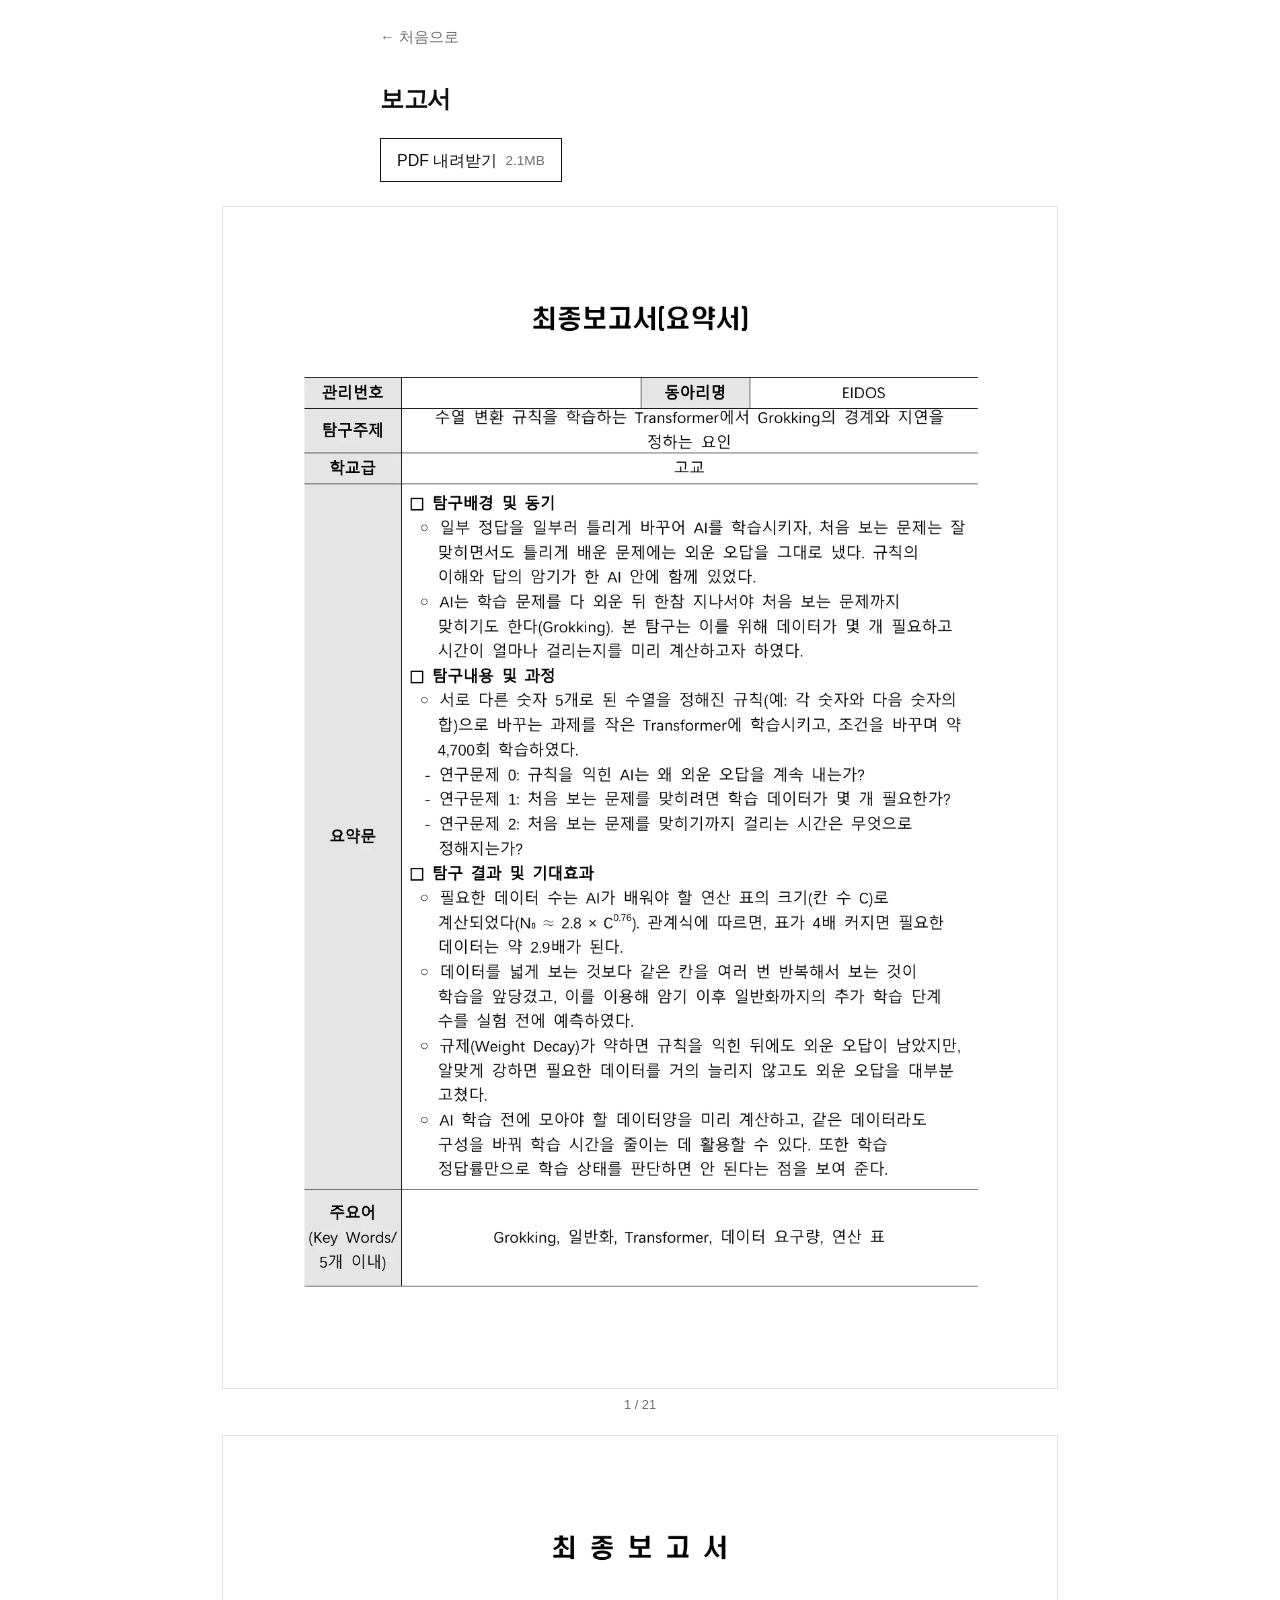
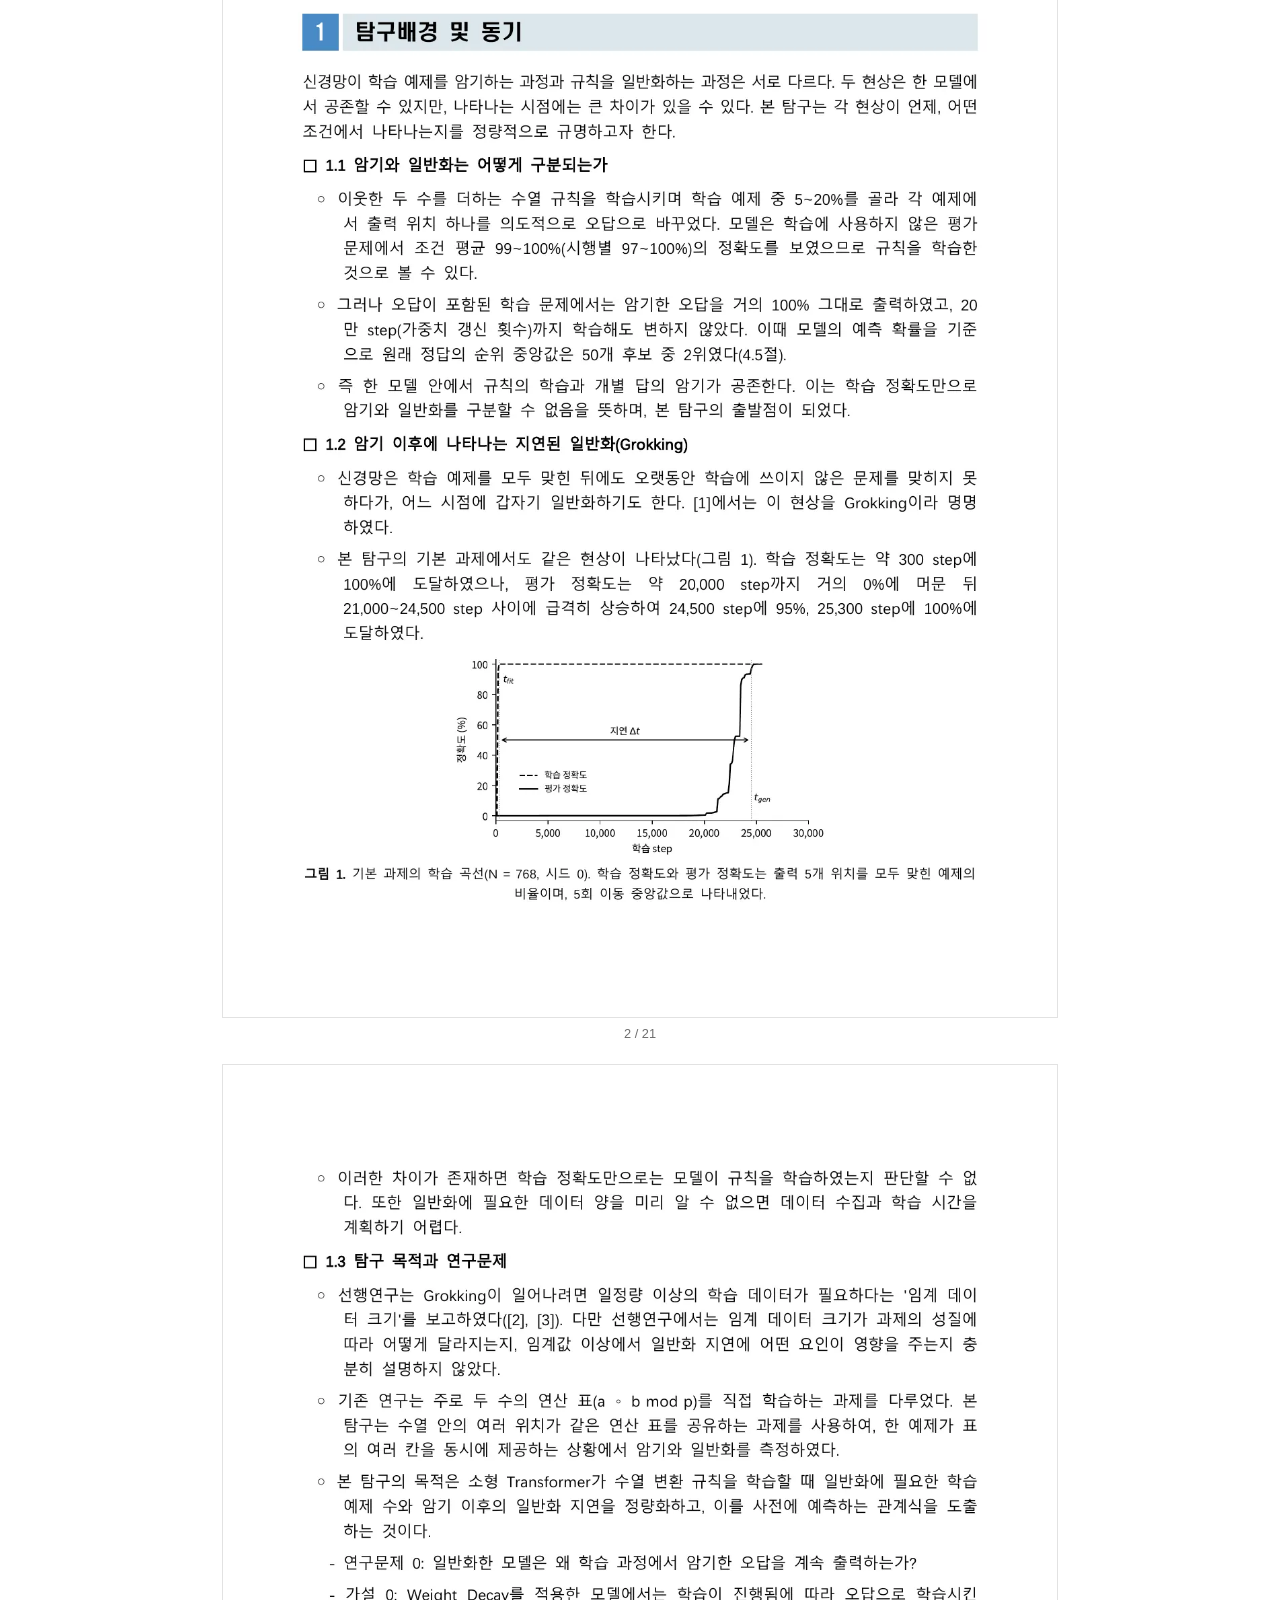
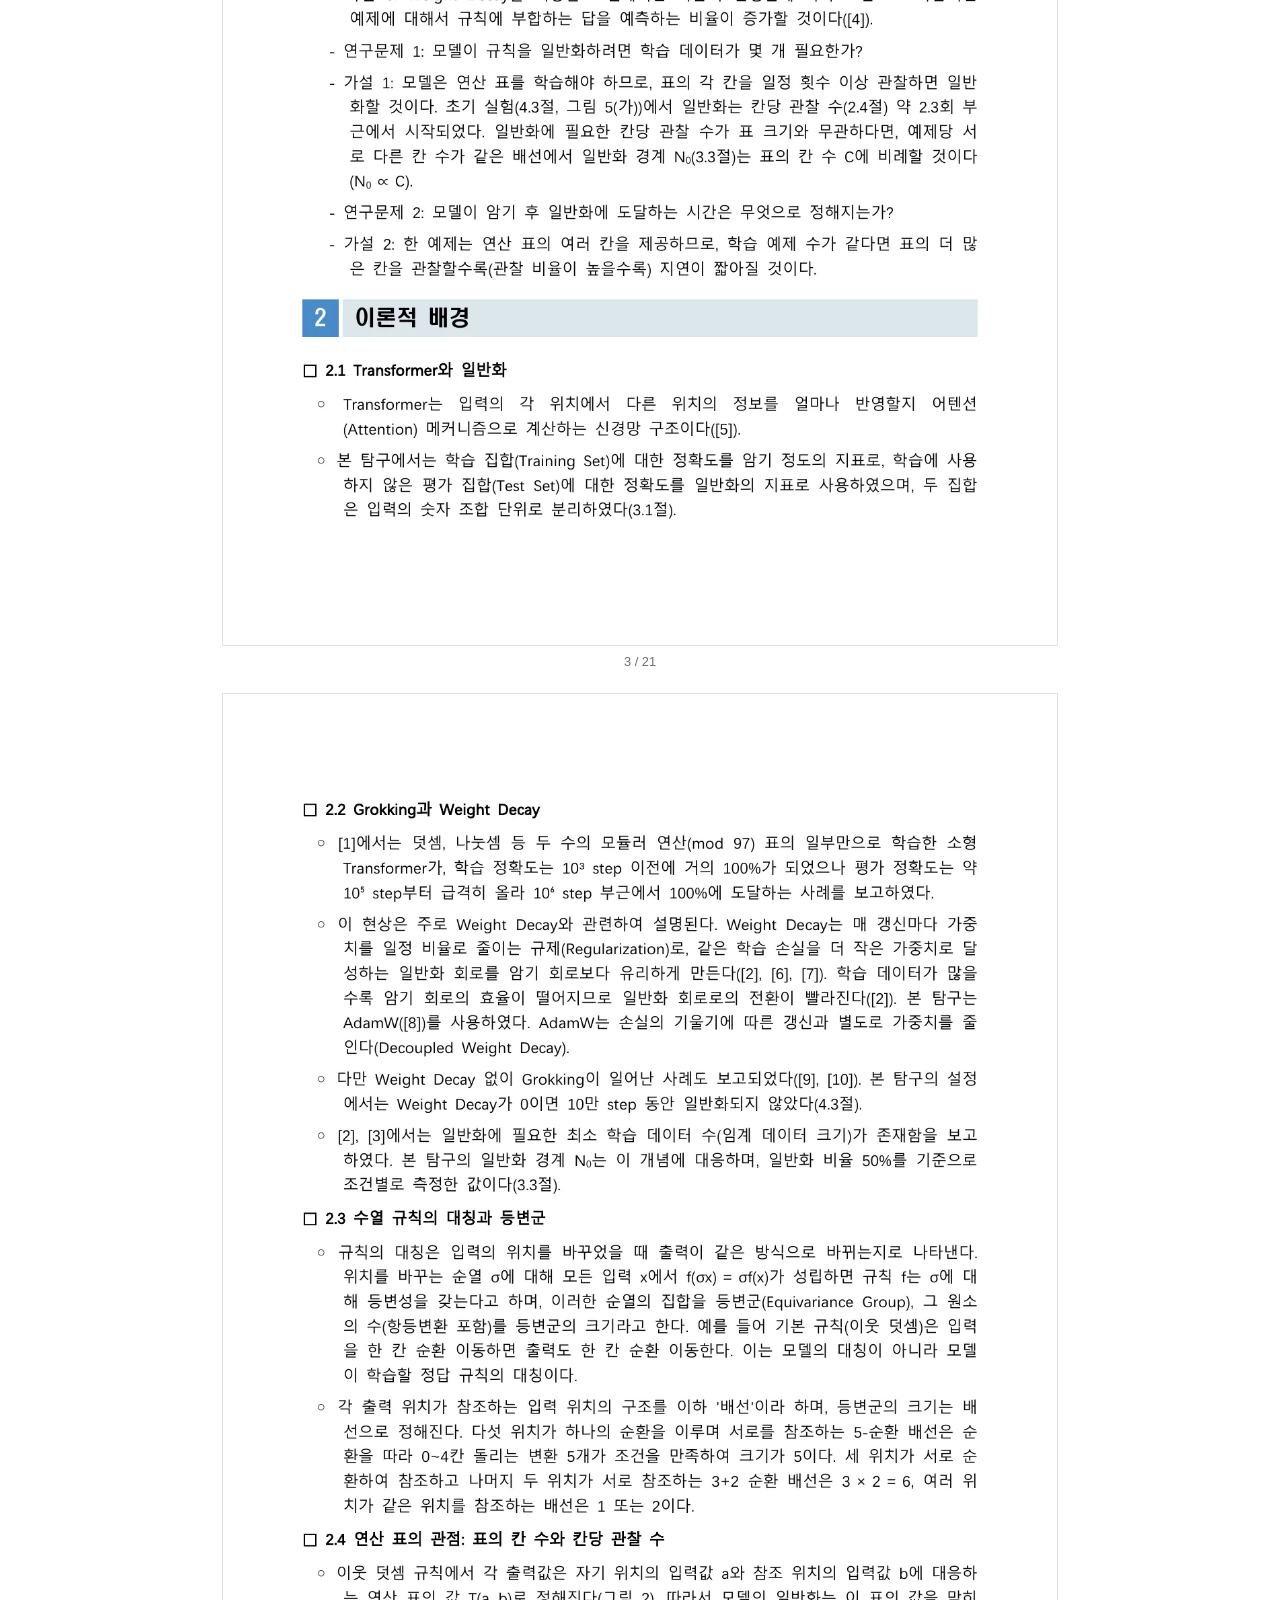
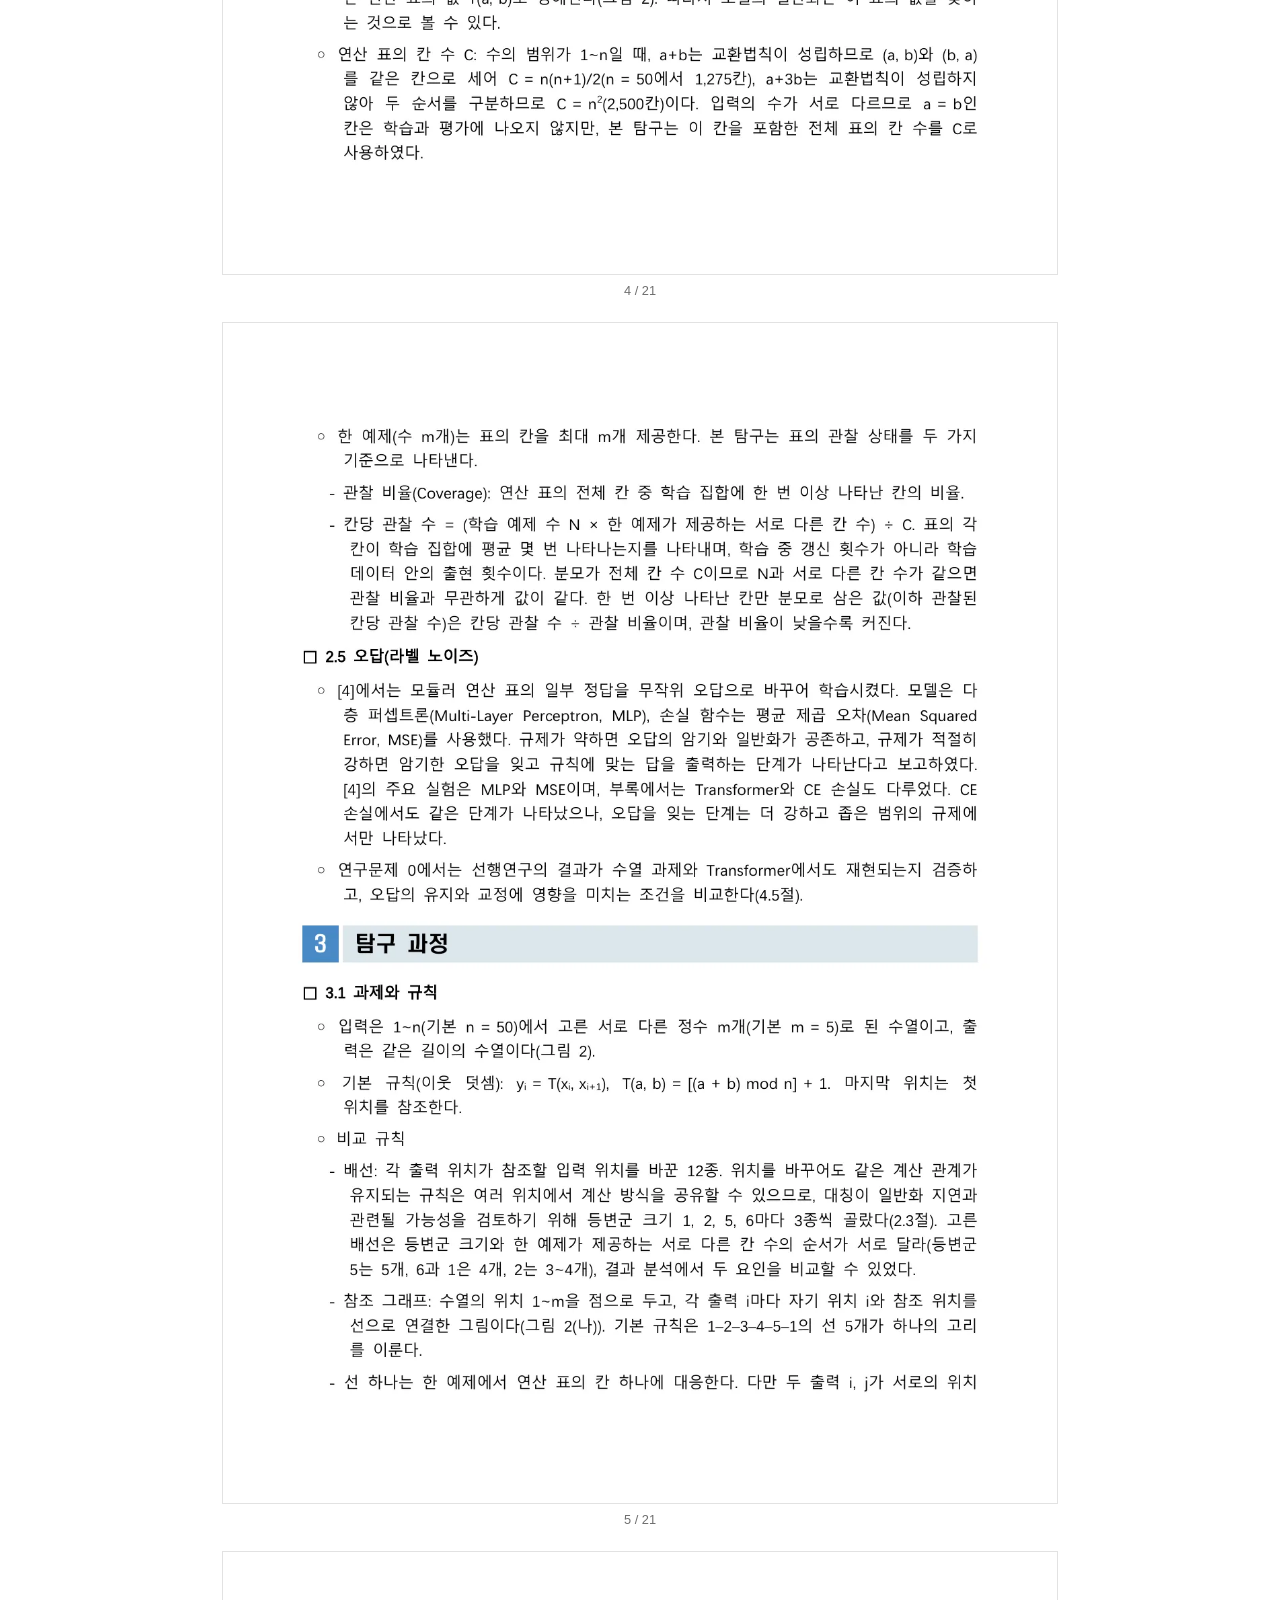
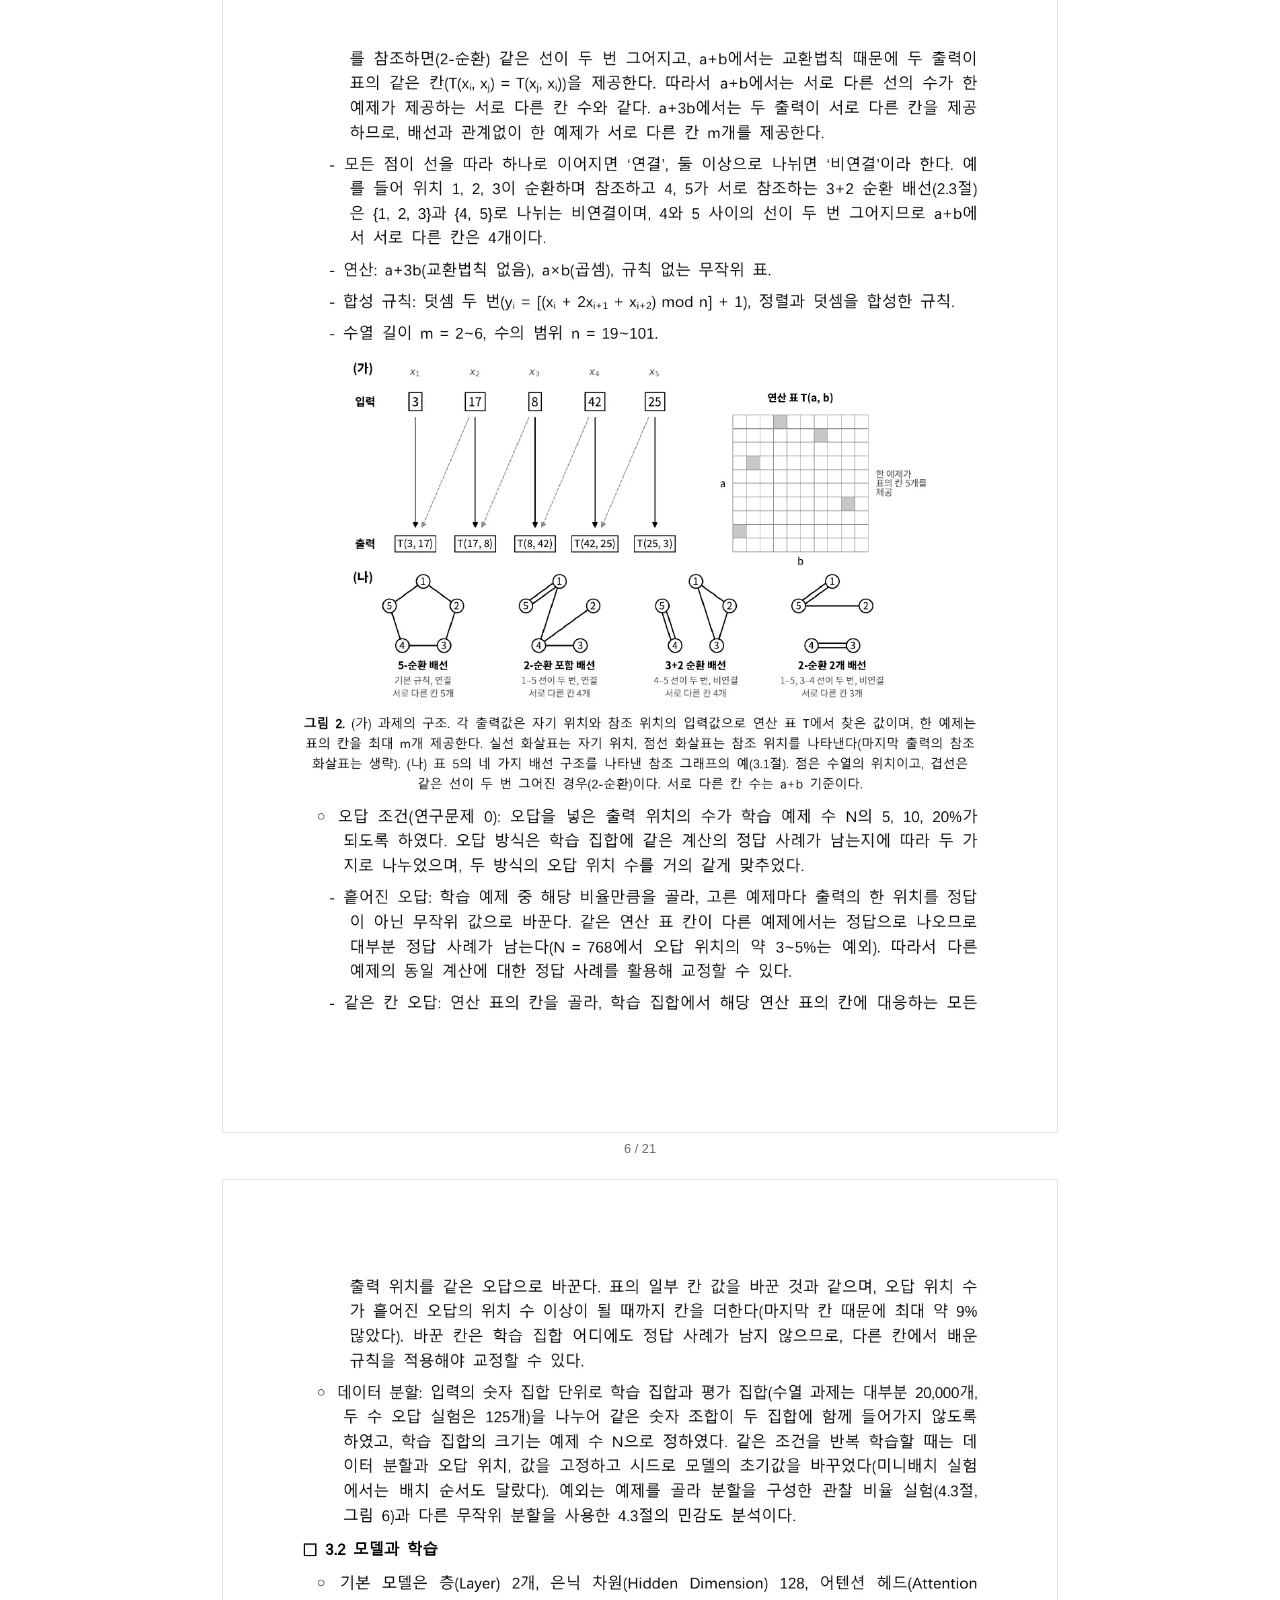
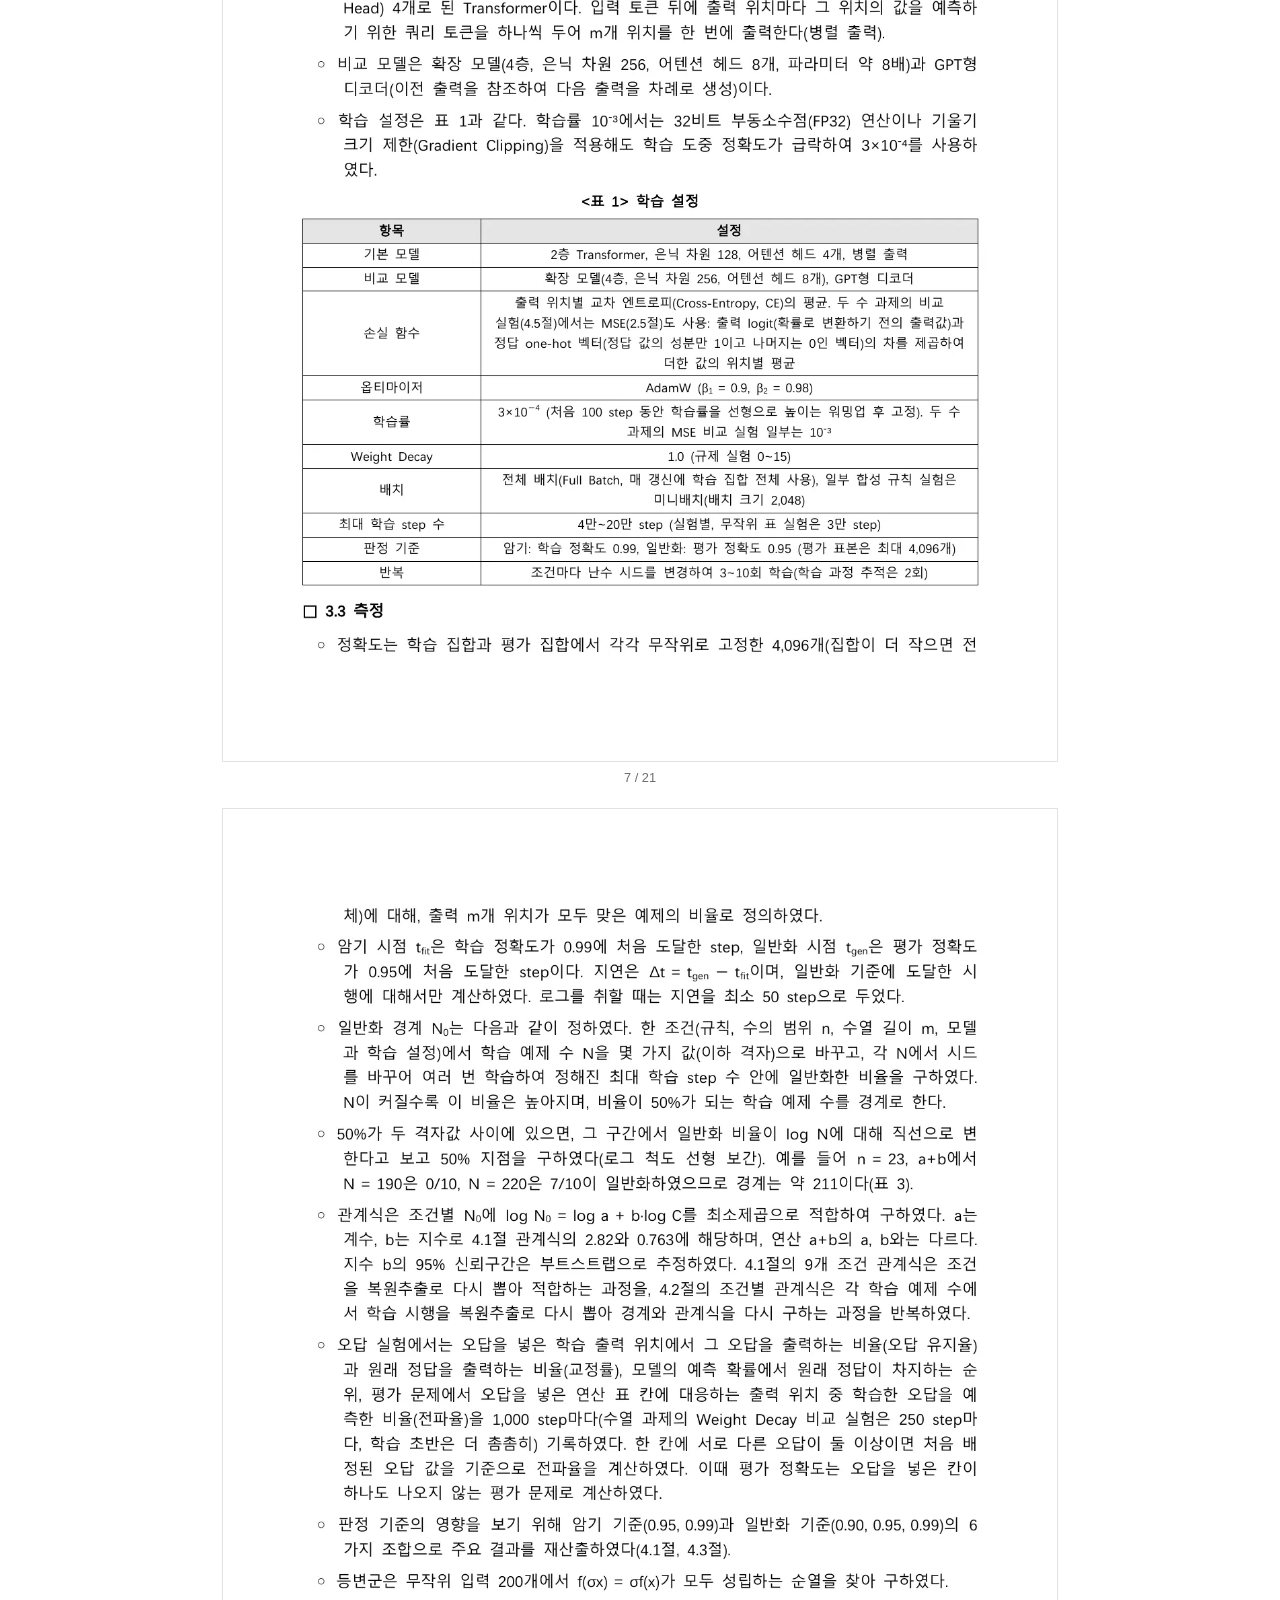
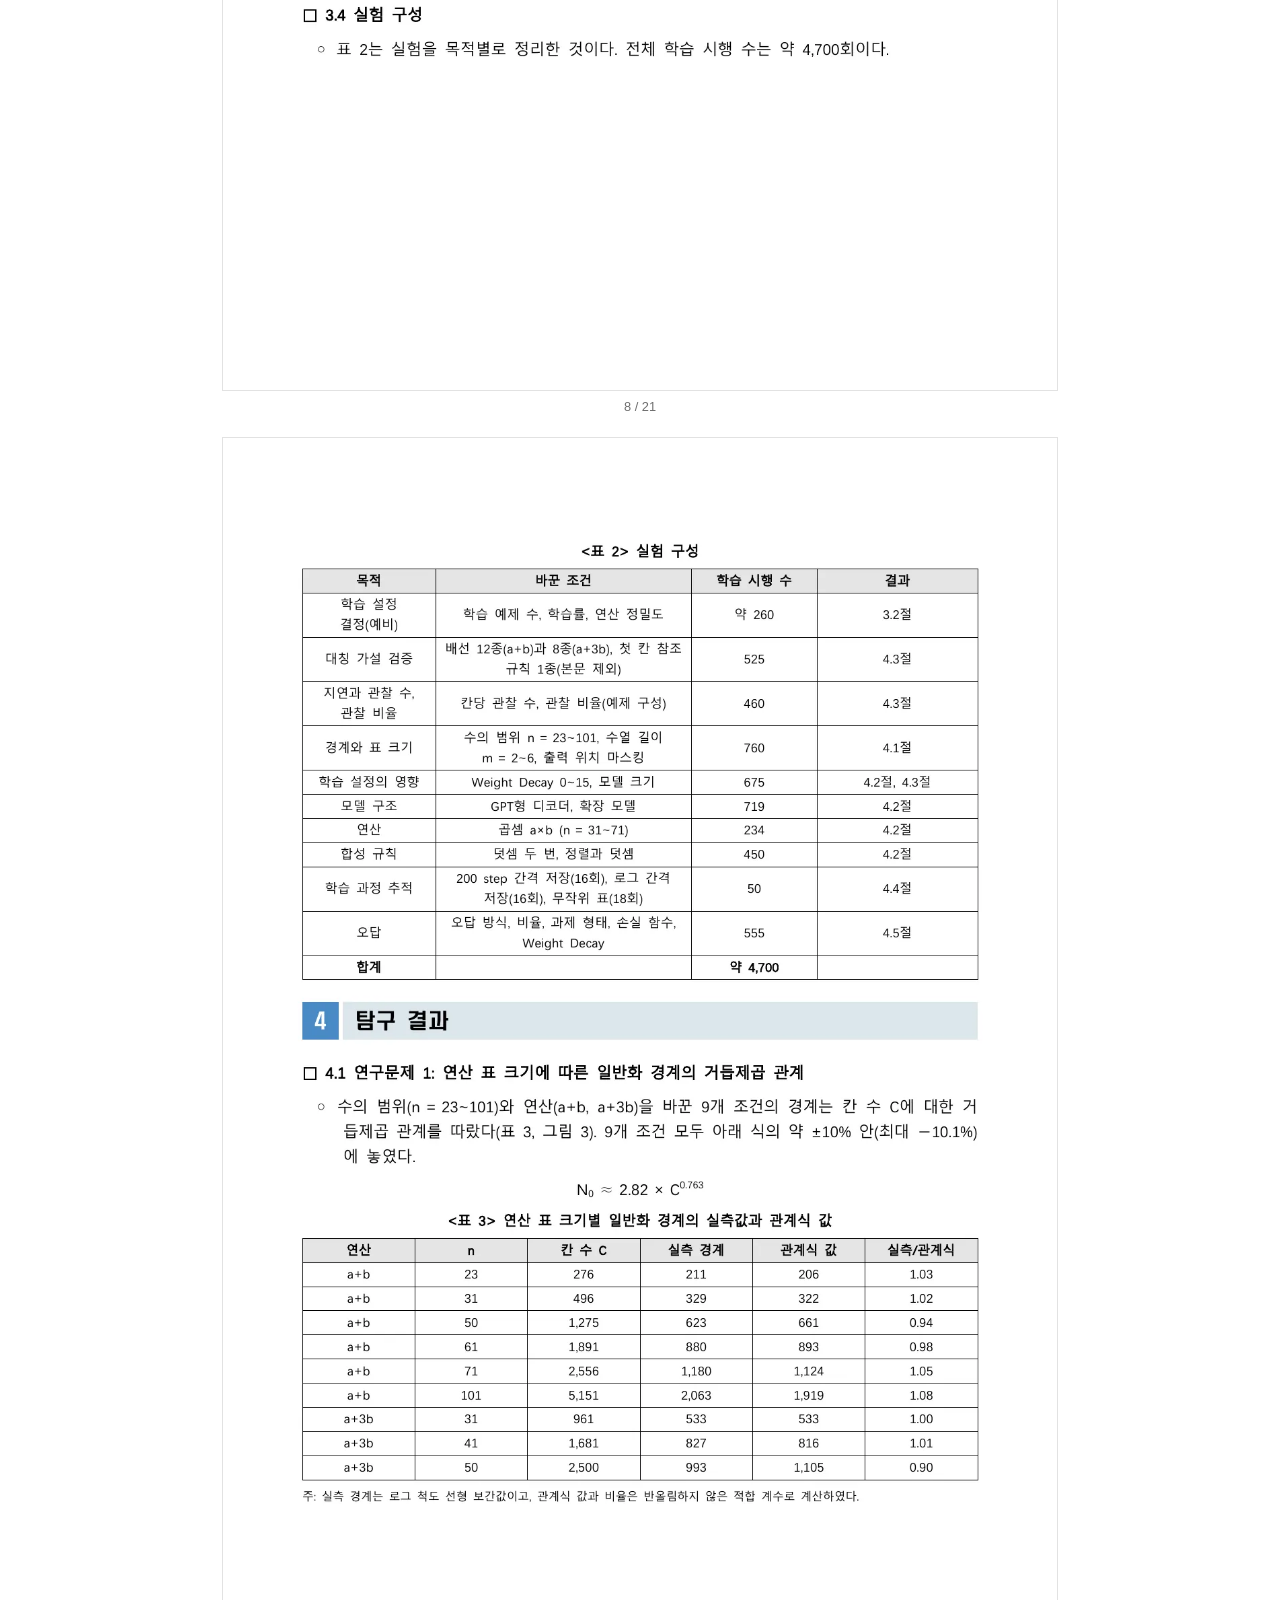
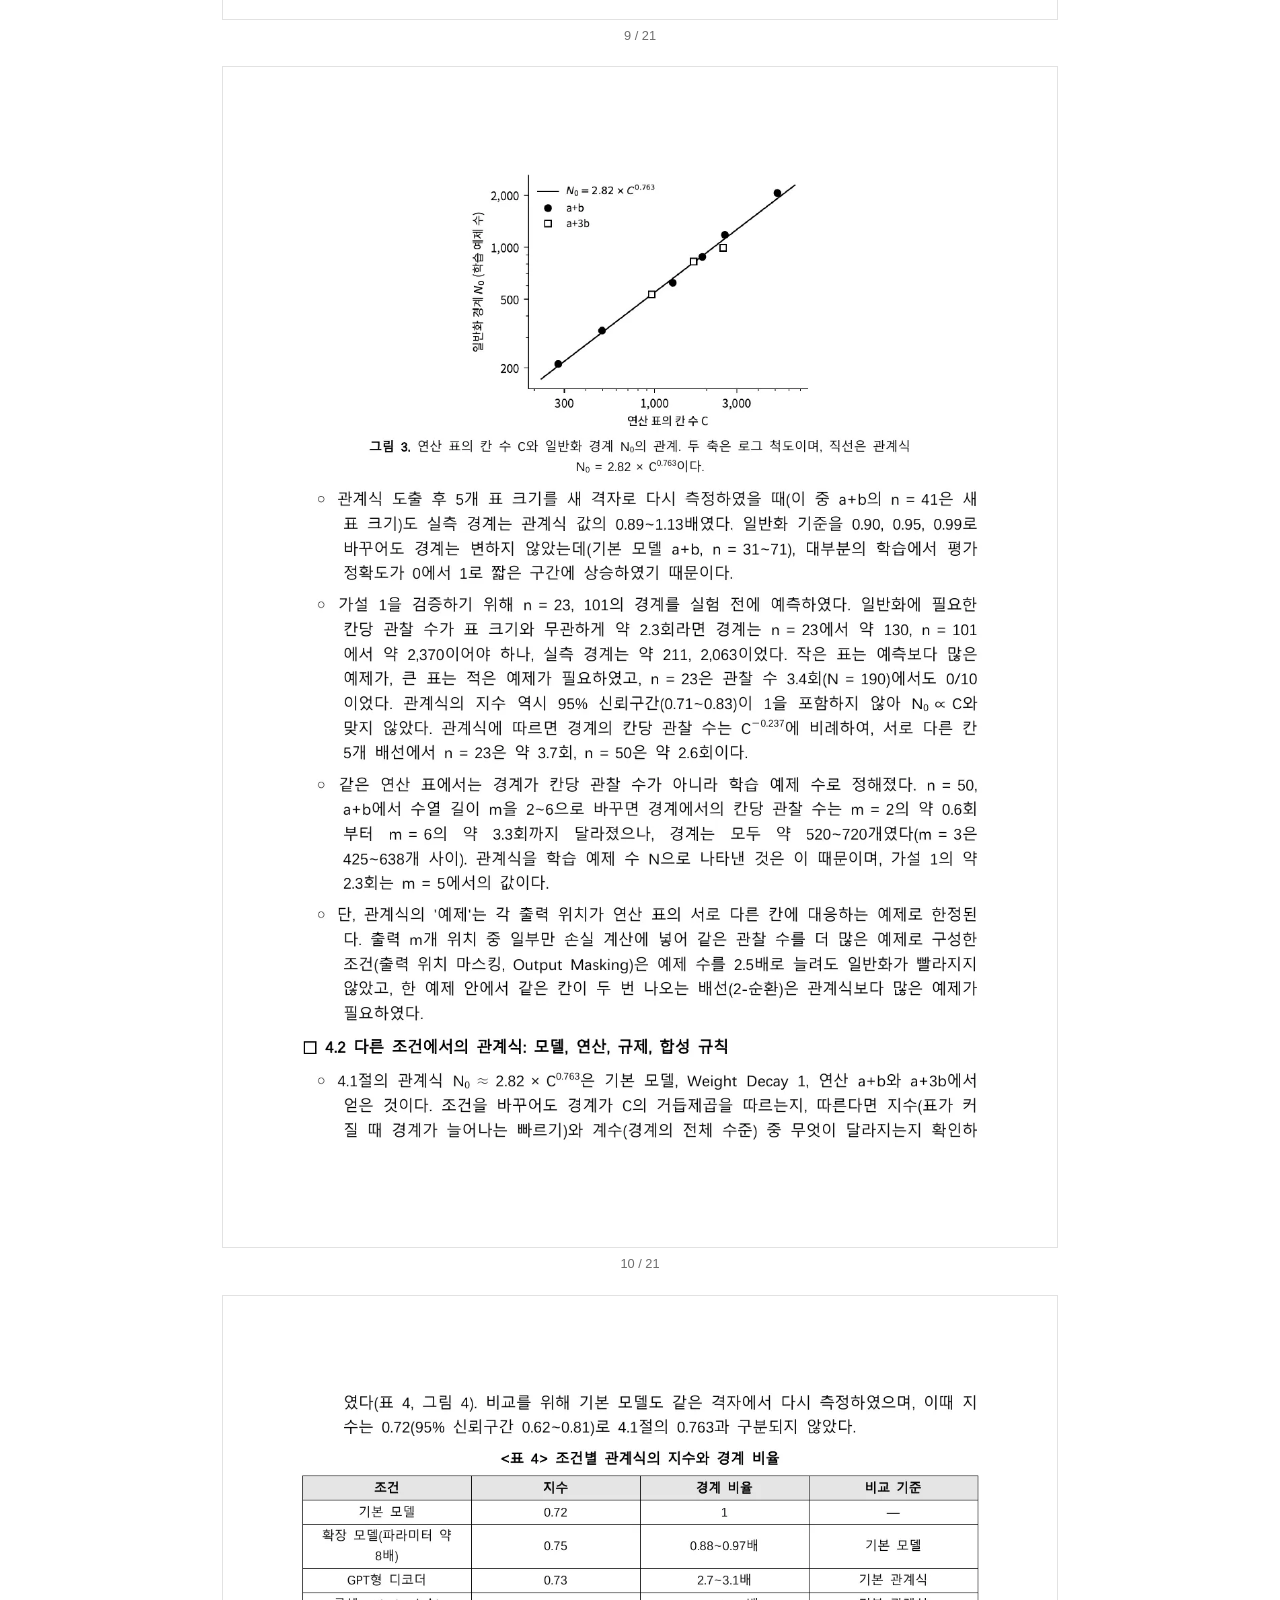
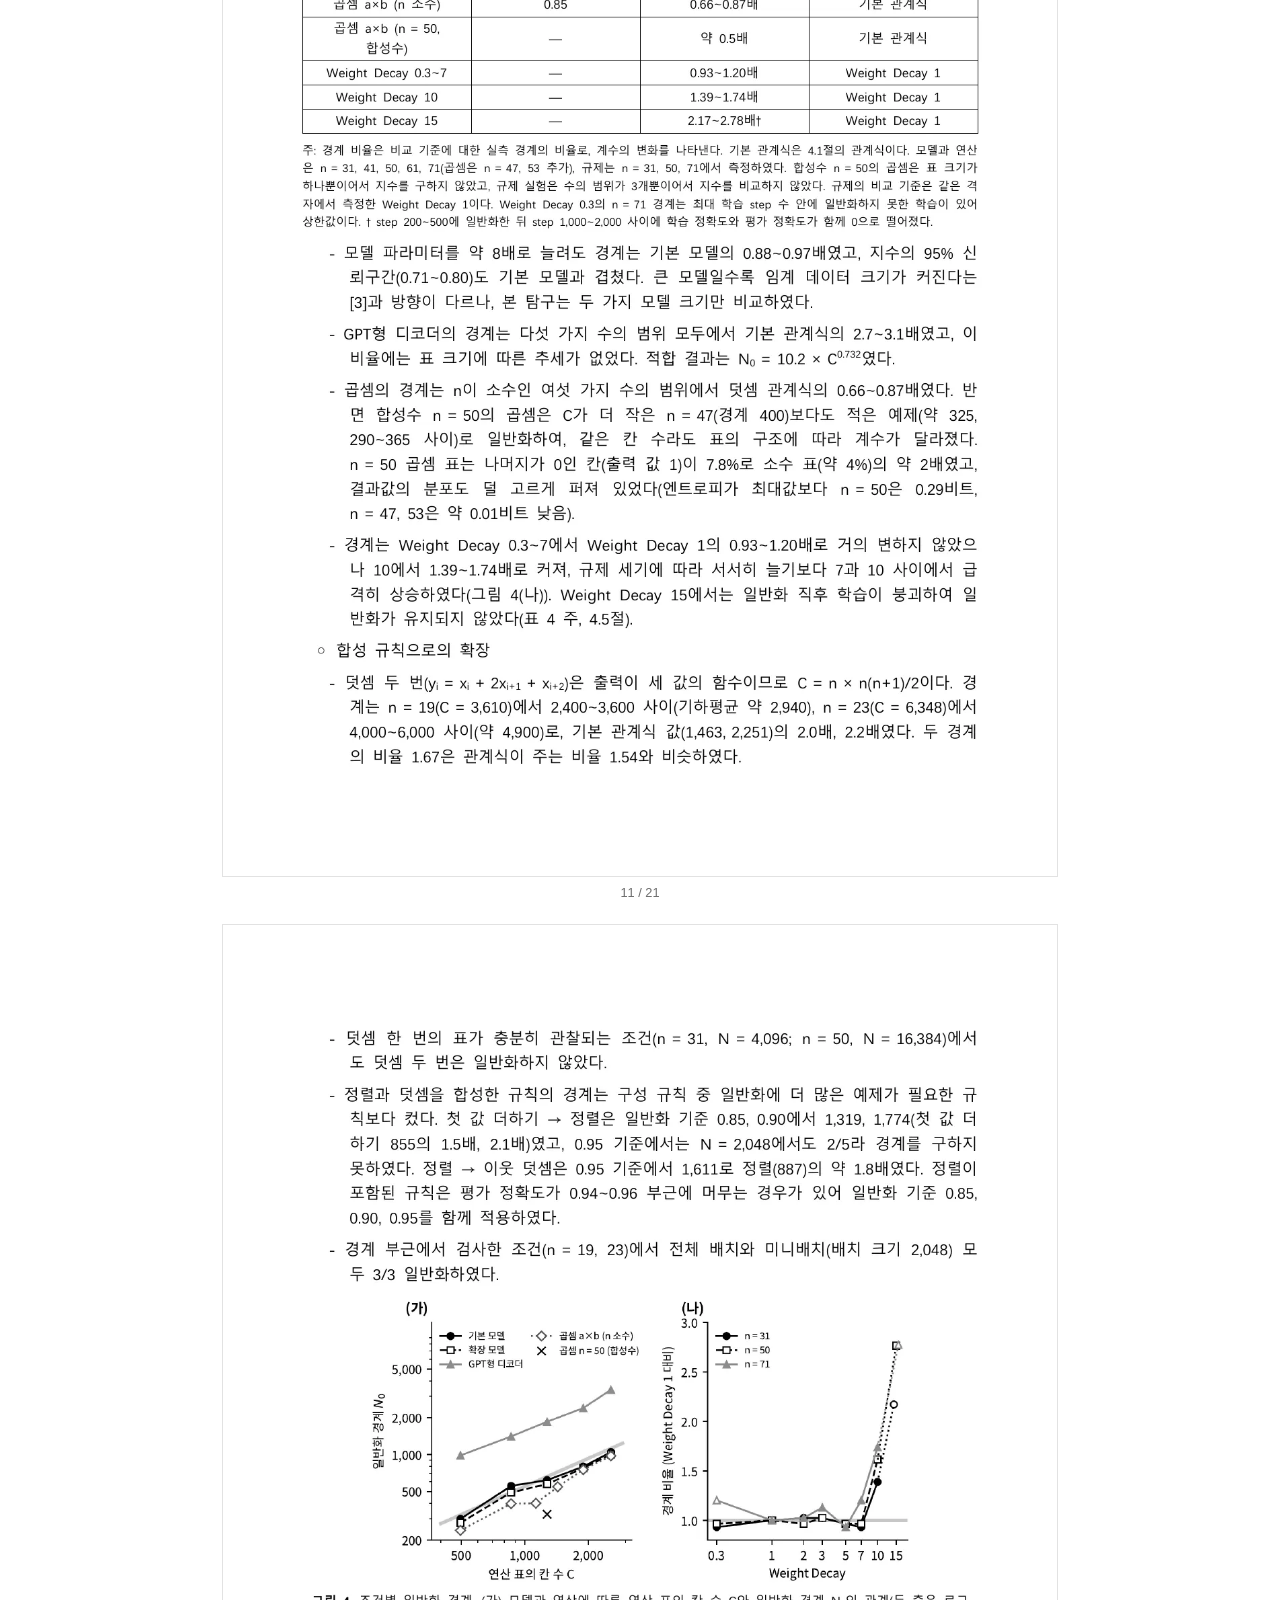
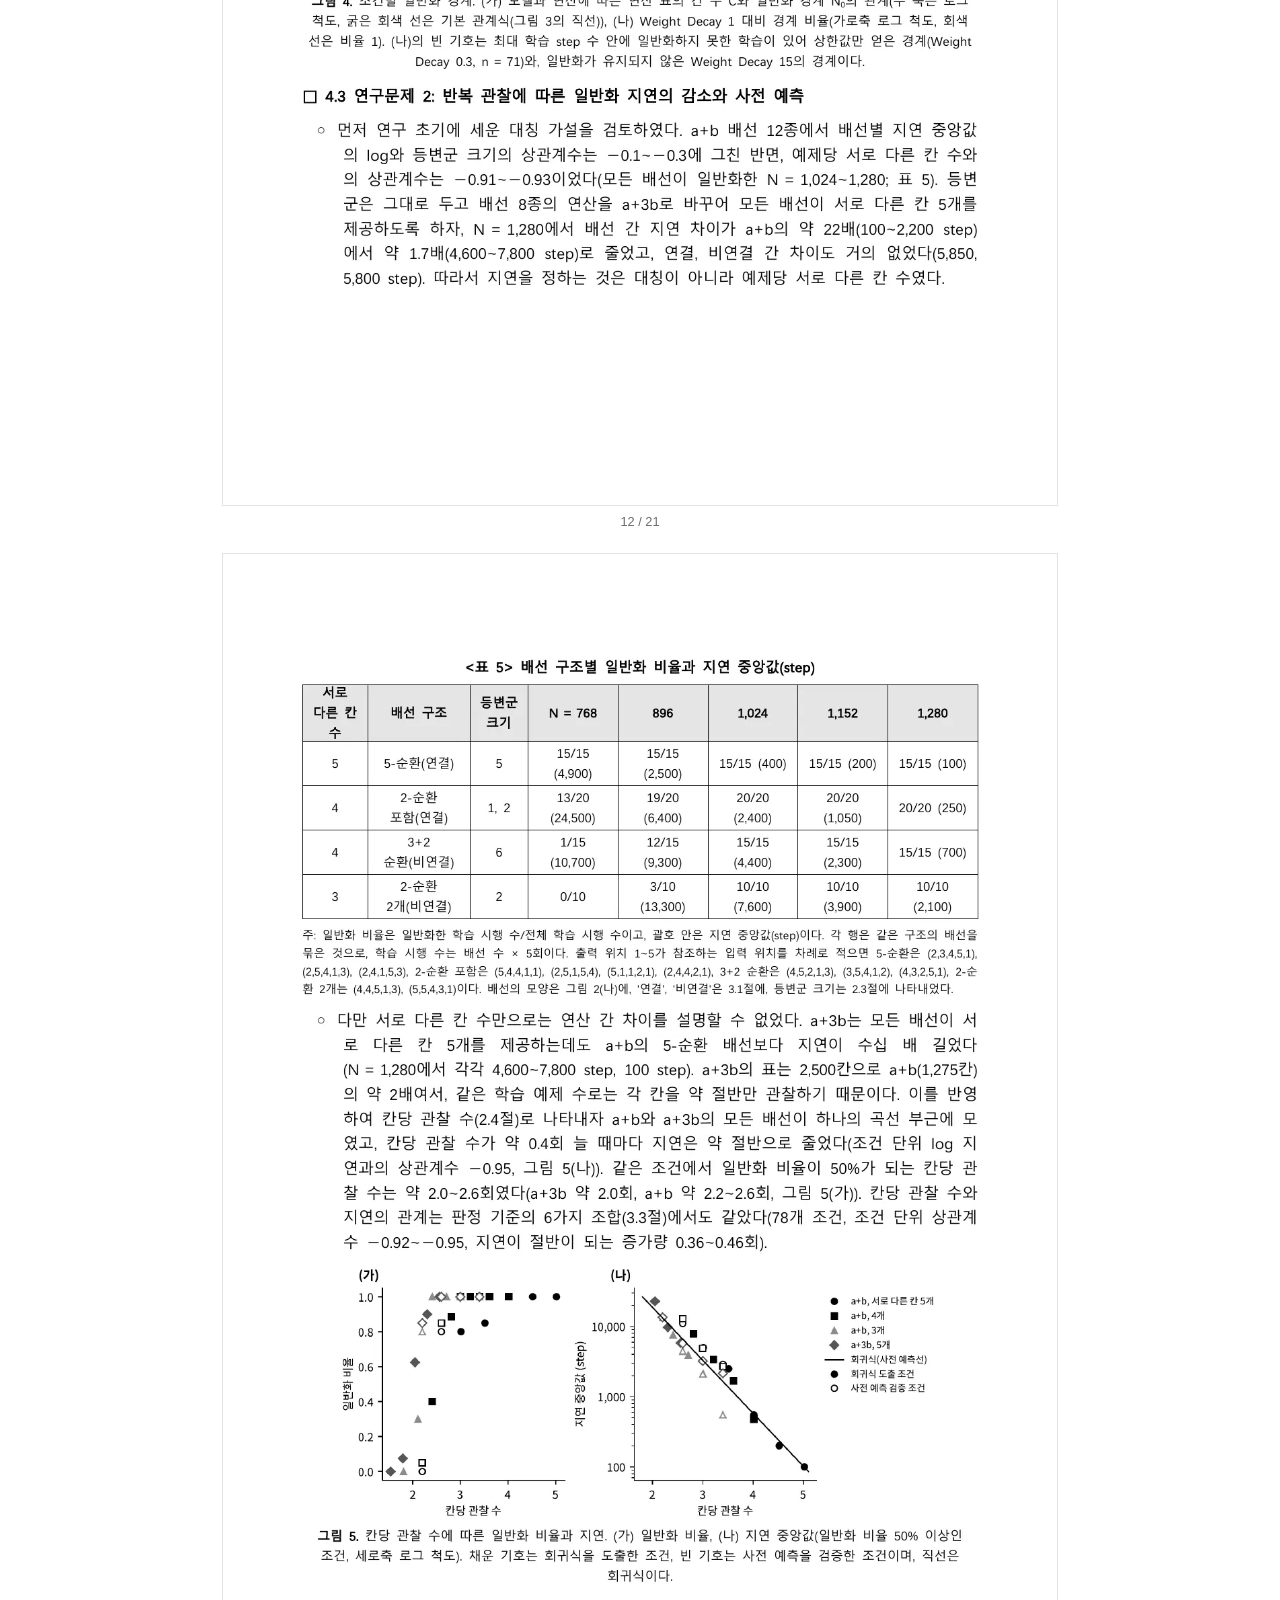
<file: report/index.html>
<!doctype html>
<html lang="ko">
<head>
  <meta charset="utf-8">
  <meta name="viewport" content="width=device-width, initial-scale=1">
  <title>보고서</title>
  <link rel="stylesheet" href="../style.css">
</head>
<body class="page report">
  <div class="wrap top"><a class="back" href="../">← 처음으로</a></div>
  <main class="wrap">
    <h1>보고서</h1>
    <a class="btn" href="report.pdf" download="grokking_report.pdf">PDF 내려받기 <span class="size">2.1MB</span></a>
  </main>
  <ol class="doc" aria-label="보고서 쪽">
      <li><img src="pages/p01.webp" width="1240" height="1755" alt="보고서 1쪽" loading="eager" decoding="async"><span class="pno">1 / 21</span></li>
      <li><img src="pages/p02.webp" width="1240" height="1755" alt="보고서 2쪽" loading="eager" decoding="async"><span class="pno">2 / 21</span></li>
      <li><img src="pages/p03.webp" width="1240" height="1755" alt="보고서 3쪽" loading="lazy" decoding="async"><span class="pno">3 / 21</span></li>
      <li><img src="pages/p04.webp" width="1240" height="1755" alt="보고서 4쪽" loading="lazy" decoding="async"><span class="pno">4 / 21</span></li>
      <li><img src="pages/p05.webp" width="1240" height="1755" alt="보고서 5쪽" loading="lazy" decoding="async"><span class="pno">5 / 21</span></li>
      <li><img src="pages/p06.webp" width="1240" height="1755" alt="보고서 6쪽" loading="lazy" decoding="async"><span class="pno">6 / 21</span></li>
      <li><img src="pages/p07.webp" width="1240" height="1755" alt="보고서 7쪽" loading="lazy" decoding="async"><span class="pno">7 / 21</span></li>
      <li><img src="pages/p08.webp" width="1240" height="1755" alt="보고서 8쪽" loading="lazy" decoding="async"><span class="pno">8 / 21</span></li>
      <li><img src="pages/p09.webp" width="1240" height="1755" alt="보고서 9쪽" loading="lazy" decoding="async"><span class="pno">9 / 21</span></li>
      <li><img src="pages/p10.webp" width="1240" height="1755" alt="보고서 10쪽" loading="lazy" decoding="async"><span class="pno">10 / 21</span></li>
      <li><img src="pages/p11.webp" width="1240" height="1755" alt="보고서 11쪽" loading="lazy" decoding="async"><span class="pno">11 / 21</span></li>
      <li><img src="pages/p12.webp" width="1240" height="1755" alt="보고서 12쪽" loading="lazy" decoding="async"><span class="pno">12 / 21</span></li>
      <li><img src="pages/p13.webp" width="1240" height="1755" alt="보고서 13쪽" loading="lazy" decoding="async"><span class="pno">13 / 21</span></li>
      <li><img src="pages/p14.webp" width="1240" height="1755" alt="보고서 14쪽" loading="lazy" decoding="async"><span class="pno">14 / 21</span></li>
      <li><img src="pages/p15.webp" width="1240" height="1755" alt="보고서 15쪽" loading="lazy" decoding="async"><span class="pno">15 / 21</span></li>
      <li><img src="pages/p16.webp" width="1240" height="1755" alt="보고서 16쪽" loading="lazy" decoding="async"><span class="pno">16 / 21</span></li>
      <li><img src="pages/p17.webp" width="1240" height="1755" alt="보고서 17쪽" loading="lazy" decoding="async"><span class="pno">17 / 21</span></li>
      <li><img src="pages/p18.webp" width="1240" height="1755" alt="보고서 18쪽" loading="lazy" decoding="async"><span class="pno">18 / 21</span></li>
      <li><img src="pages/p19.webp" width="1240" height="1755" alt="보고서 19쪽" loading="lazy" decoding="async"><span class="pno">19 / 21</span></li>
      <li><img src="pages/p20.webp" width="1240" height="1755" alt="보고서 20쪽" loading="lazy" decoding="async"><span class="pno">20 / 21</span></li>
      <li><img src="pages/p21.webp" width="1240" height="1755" alt="보고서 21쪽" loading="lazy" decoding="async"><span class="pno">21 / 21</span></li>
  </ol>
  <footer><div class="wrap">2026 청소년과학탐구대회 · EIDOS</div></footer>
</body>
</html>
</file>
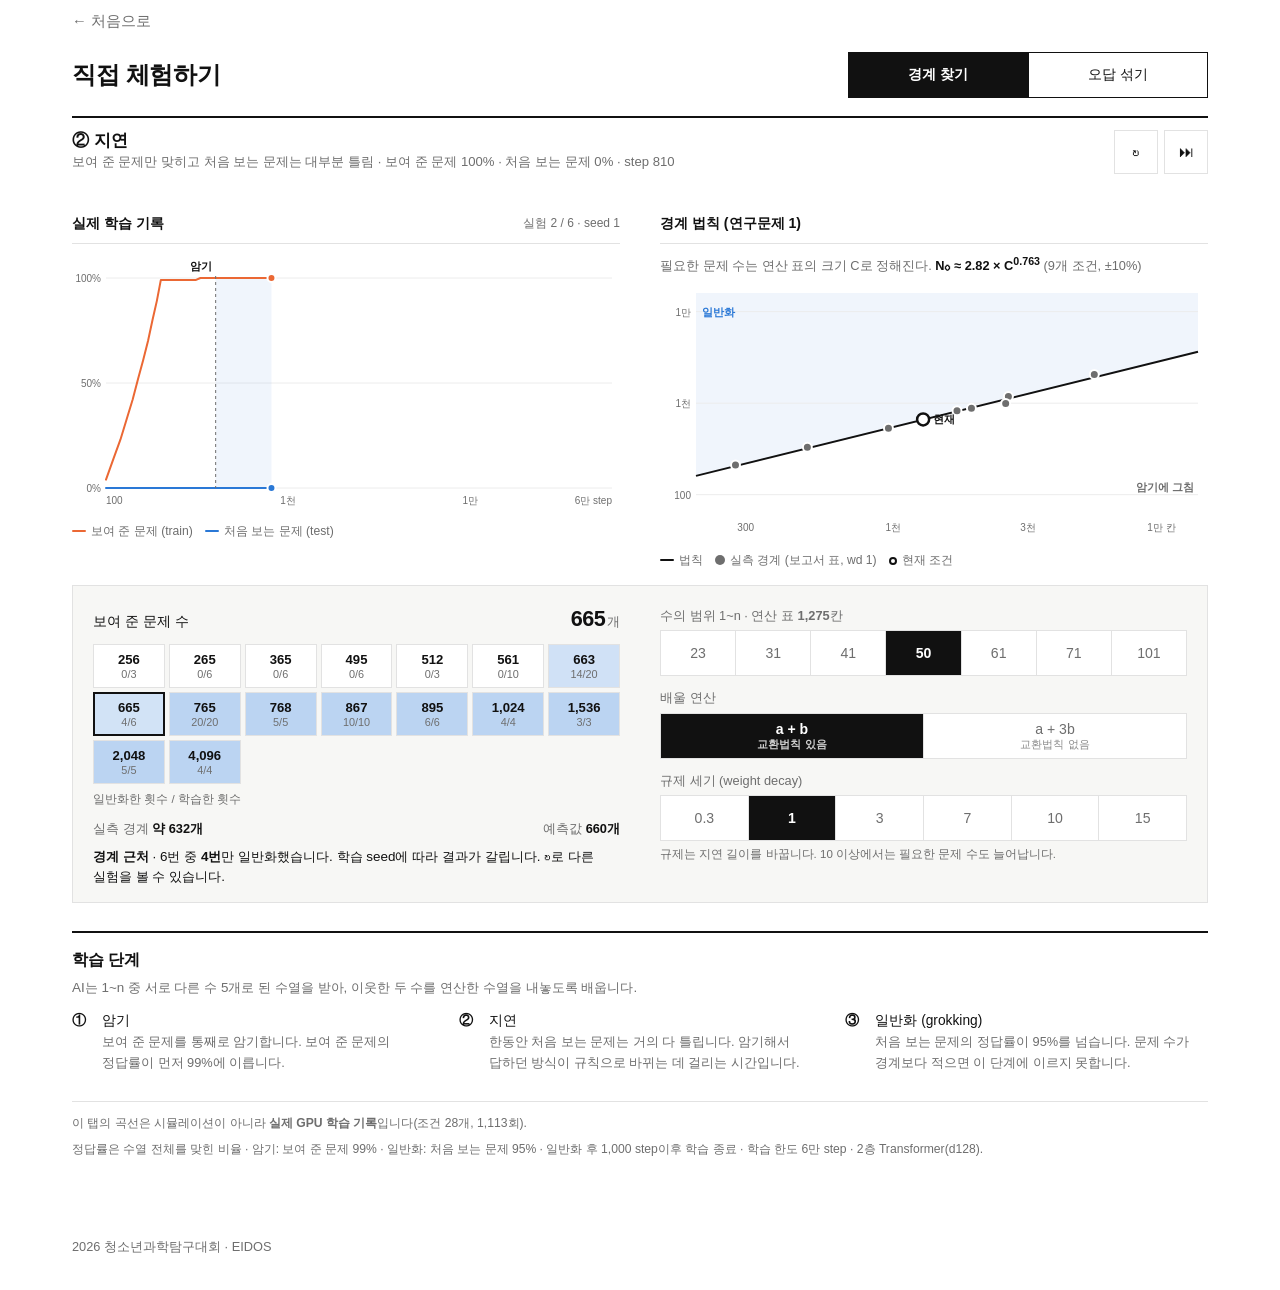
<file: try/index.html>
<!DOCTYPE html>
<html lang="ko">
  <head>
    <meta charset="utf-8" />
    <meta name="viewport" content="width=device-width, initial-scale=1" />
    <title>체험하기</title>
    <link rel="stylesheet" href="../style.css" />
    <style>
      :root {
        --c-train: #eb6834;
        --c-test: #2a78d6;
        --c-empty: #f1f1ef;
        --c-seen: #c9c8c3;
        --c-grid: #ececec;
        --c-zone: rgba(42, 120, 214, 0.07);
        --c-panel: #f7f7f5;
      }
      @media (prefers-color-scheme: dark) {
        :root:not([data-theme="light"]) {
          --c-train: #d95926;
          --c-test: #3987e5;
          --c-empty: #222221;
          --c-seen: #4a4a47;
          --c-grid: #262626;
          --c-zone: rgba(57, 135, 229, 0.1);
          --c-panel: #1a1a1a;
        }
      }
      :root[data-theme="dark"] {
        --c-train: #d95926;
        --c-test: #3987e5;
        --c-empty: #222221;
        --c-seen: #4a4a47;
        --c-grid: #262626;
        --c-zone: rgba(57, 135, 229, 0.1);
        --c-panel: #1a1a1a;
      }

      .page main {
        padding-top: 8px;
      }
      .page .lead {
        margin-bottom: 16px;
        font-size: 0.92rem;
      }
      button {
        font: inherit;
        color: inherit;
        -webkit-tap-highlight-color: transparent;
      }

      /* ── 결과 화면 ── */
      .stage {
        border-top: 2px solid var(--ink);
        padding-top: 12px;
      }
      .phase {
        display: flex;
        align-items: flex-start;
        gap: 10px;
        height: 66px;
        overflow: hidden;
      }
      .phase .txt {
        flex: 1;
        min-width: 0;
      }
      .phase .t {
        font-weight: 700;
        font-size: 1.05rem;
        line-height: 1.35;
      }
      .phase .d {
        color: var(--muted);
        font-size: 0.82rem;
        line-height: 1.4;
        display: -webkit-box;
        -webkit-line-clamp: 2;
        line-clamp: 2;
        -webkit-box-orient: vertical;
        overflow: hidden;
      }
      .icon-btns {
        display: flex;
        gap: 6px;
        flex: none;
      }
      .ibtn {
        width: 44px;
        height: 44px;
        display: grid;
        place-items: center;
        cursor: pointer;
        border: 1px solid var(--line);
        background: transparent;
        font-size: 0.95rem;
      }
      .ibtn:hover {
        border-color: var(--ink);
      }
      .ibtn:active {
        background: var(--c-panel);
      }

      .tabs {
        display: flex;
        gap: 18px;
        border-bottom: 1px solid var(--line);
        margin: 8px 0 10px;
      }
      .tabs button {
        background: none;
        border: 0;
        padding: 8px 0;
        min-height: 40px;
        cursor: pointer;
        color: var(--muted);
        font-size: 0.88rem;
        border-bottom: 2px solid transparent;
        margin-bottom: -1px;
      }
      .tabs button[aria-selected="true"] {
        color: var(--ink);
        font-weight: 600;
        border-color: var(--ink);
      }
      .tabs .seed {
        margin-left: auto;
        align-self: center;
        color: var(--muted);
        font-size: 0.75rem;
        font-variant-numeric: tabular-nums;
      }

      .viz {
        position: relative;
        touch-action: pan-y;
        user-select: none;
        -webkit-user-select: none;
      }
      .viz svg {
        display: block;
        width: 100%;
        overflow: visible;
      }
      .viz text {
        font-family: inherit;
      }
      .legend {
        display: flex;
        flex-wrap: wrap;
        gap: 4px 12px;
        font-size: 0.76rem;
        color: var(--muted);
        margin: 8px 0 0;
      }
      .legend i {
        display: inline-block;
        width: 10px;
        height: 10px;
        border-radius: 3px;
        vertical-align: -1px;
        margin-right: 5px;
      }
      .legend i.ln {
        height: 2px;
        border-radius: 1px;
        vertical-align: 3px;
        width: 14px;
      }
      .tip {
        position: absolute;
        pointer-events: none;
        z-index: 5;
        background: var(--bg);
        color: var(--ink);
        border: 1px solid var(--line);
        box-shadow: 0 4px 16px rgba(0, 0, 0, 0.14);
        padding: 6px 9px;
        font-size: 0.76rem;
        line-height: 1.45;
        white-space: nowrap;
        font-variant-numeric: tabular-nums;
        opacity: 0;
        transition: opacity 0.1s;
      }
      .tip.on {
        opacity: 1;
      }
      .tip .h {
        font-weight: 600;
        margin-bottom: 1px;
      }
      .tip .sw {
        display: inline-block;
        width: 8px;
        height: 8px;
        border-radius: 2px;
        margin-right: 5px;
      }

      /* ── 조작 ── */
      .control {
        background: var(--c-panel);
        border: 1px solid var(--line);
        padding: 14px 14px 12px;
        margin: 14px 0 0;
      }
      .nrow {
        display: flex;
        justify-content: space-between;
        align-items: baseline;
      }
      .nrow .nlab {
        font-size: 0.88rem;
      }
      .nrow output {
        font-size: 1.35rem;
        font-weight: 700;
        font-variant-numeric: tabular-nums;
        letter-spacing: -0.02em;
      }
      .nrow output small {
        font-size: 0.8rem;
        font-weight: 500;
        color: var(--muted);
        margin-left: 2px;
      }
      .nstrip {
        display: grid;
        grid-template-columns: repeat(auto-fill, minmax(60px, 1fr));
        gap: 4px;
        margin: 8px 0 0;
      }
      .nstrip button {
        min-height: 44px;
        padding: 3px 2px;
        cursor: pointer;
        line-height: 1.2;
        border: 1px solid var(--line);
        font-size: 0.82rem;
        font-weight: 600;
        font-variant-numeric: tabular-nums;
      }
      .nstrip button small {
        display: block;
        font-size: 0.68rem;
        font-weight: 400;
        color: var(--muted);
      }
      .nstrip button[aria-pressed="true"] {
        border: 2px solid var(--ink);
      }
      .nstrip-cap {
        color: var(--muted);
        font-size: 0.72rem;
        margin: 6px 0 10px;
      }
      .tabs .vh {
        padding: 8px 0;
        font-size: 0.88rem;
        font-weight: 600;
      }
      #view-law {
        margin-top: 18px;
      }
      .lawsub {
        color: var(--muted);
        font-size: 0.8rem;
        line-height: 1.45;
        margin: 0 0 8px;
      }
      .lawsub b {
        color: var(--ink);
      }
      .ratio {
        display: flex;
        justify-content: space-between;
        gap: 8px;
        font-size: 0.8rem;
        color: var(--muted);
        font-variant-numeric: tabular-nums;
      }
      .ratio b {
        color: var(--ink);
      }
      .verdict {
        margin: 8px 0 0;
        font-size: 0.84rem;
        line-height: 1.45;
      }

      details.more {
        margin: 12px 0 0;
        border-top: 1px solid var(--line);
      }
      details.more summary {
        list-style: none;
        cursor: pointer;
        display: flex;
        align-items: center;
        gap: 8px;
        min-height: 44px;
        font-size: 0.86rem;
      }
      details.more summary::-webkit-details-marker {
        display: none;
      }
      details.more summary .cur {
        margin-left: auto;
        color: var(--muted);
        font-size: 0.78rem;
        font-variant-numeric: tabular-nums;
      }
      details.more summary::after {
        content: "▾";
        color: var(--muted);
        font-size: 0.8rem;
        transition: transform 0.15s;
      }
      details.more[open] summary::after {
        transform: rotate(180deg);
      }
      .ctrl {
        margin: 4px 0 12px;
      }
      .ctrl .lab {
        font-size: 0.8rem;
        color: var(--muted);
        margin-bottom: 4px;
      }
      .seg {
        display: flex;
        border: 1px solid var(--line);
        background: var(--bg);
      }
      .seg button {
        flex: 1;
        min-width: 0;
        min-height: 44px;
        padding: 4px 2px;
        line-height: 1.2;
        cursor: pointer;
        background: transparent;
        color: var(--muted);
        border: 0;
        border-right: 1px solid var(--line);
        font-size: 0.88rem;
        font-variant-numeric: tabular-nums;
      }
      .seg button:last-child {
        border-right: 0;
      }
      .seg button small {
        display: block;
        font-size: 0.68rem;
        opacity: 0.8;
      }
      .seg button[hidden] {
        display: none;
      }
      .seg button.lastv {
        border-right: 0;
      }
      .seg button[aria-pressed="true"] {
        background: var(--ink);
        color: var(--bg);
        font-weight: 600;
      }
      .ctrl .hint {
        color: var(--muted);
        font-size: 0.72rem;
        margin-top: 4px;
      }

      /* ── 아래 설명 ── */
      .sec {
        border-top: 2px solid var(--ink);
        padding: 14px 0 20px;
        margin-top: 28px;
      }
      .sec h2 {
        font-size: 1rem;
        margin: 0 0 4px;
      }
      .sec .sub {
        color: var(--muted);
        font-size: 0.84rem;
        margin: 0 0 12px;
      }
      .steps {
        margin: 0;
        padding: 0;
        list-style: none;
        display: grid;
        gap: 10px;
        font-size: 0.86rem;
      }
      .steps li {
        display: grid;
        grid-template-columns: 22px 1fr;
        gap: 8px;
      }
      .steps .no {
        font-weight: 700;
      }
      .steps .s {
        color: var(--muted);
        font-size: 0.8rem;
      }
      .note {
        color: var(--muted);
        font-size: 0.76rem;
        border-top: 1px solid var(--line);
        padding-top: 12px;
        margin-top: 8px;
      }
      .note p {
        margin: 0 0 6px;
      }

      @media (min-width: 600px) {
        .page .lead {
          font-size: 1rem;
        }
      }

      /* ── 체험 고르기 (맨 위 탭) ── */
      :root {
        --c-fix: #2f9461;
      }
      @media (prefers-color-scheme: dark) {
        :root:not([data-theme="light"]) {
          --c-fix: #46b37b;
        }
      }
      :root[data-theme="dark"] {
        --c-fix: #46b37b;
      }

      .exp-nav {
        display: flex;
        border: 1px solid var(--ink);
        margin: 4px 0 18px;
      }
      .exp-nav button {
        flex: 1;
        min-width: 0;
        min-height: 44px;
        padding: 4px 2px;
        background: transparent;
        border: 0;
        border-right: 1px solid var(--ink);
        color: var(--ink);
        font-size: 0.9rem;
        cursor: pointer;
      }
      .exp-nav button:last-child {
        border-right: 0;
      }
      .exp-nav button[aria-selected="true"] {
        background: var(--ink);
        color: var(--bg);
        font-weight: 600;
      }

      /* ── 오답 섞기 ── */
      .ov {
        width: 100%;
        border-collapse: collapse;
        font-size: 0.78rem;
        font-variant-numeric: tabular-nums;
      }
      .ov th {
        color: var(--muted);
        font-weight: 500;
        padding: 4px 2px;
        text-align: center;
      }
      .ov th[scope="row"] {
        text-align: left;
        white-space: nowrap;
        padding-right: 6px;
      }
      .ov td {
        padding: 2px;
      }
      .ov button {
        width: 100%;
        min-height: 40px;
        cursor: pointer;
        line-height: 1.2;
        border: 1px solid transparent;
        font-size: 0.76rem;
        color: var(--ink);
      }
      .ov button small {
        display: block;
        font-size: 0.68rem;
        opacity: 0.75;
      }
      .ov .kept {
        background: color-mix(in srgb, var(--c-train) 22%, var(--bg));
      }
      .ov .fixed {
        background: color-mix(in srgb, var(--c-fix) 22%, var(--bg));
      }
      .ov .part {
        background: color-mix(in srgb, var(--c-train) 9%, var(--bg));
      }
      .ov .fail {
        background: var(--c-empty);
        color: var(--muted);
      }
      .ov .none {
        background: var(--c-panel);
        color: var(--muted);
      }
      .ov button[aria-pressed="true"] {
        border-color: var(--ink);
        border-width: 2px;
        font-weight: 600;
      }
      .ov-cap {
        color: var(--muted);
        font-size: 0.74rem;
        margin: 6px 0 0;
      }

      /* ── 넓은 화면 (노트북) ── */
      @media (min-width: 1024px) {
        .wrap {
          max-width: 1200px;
          padding: 0 32px;
        }
        .head {
          display: flex;
          align-items: center;
          gap: 32px;
          margin: 0 0 18px;
        }
        .head h1 {
          margin: 0;
        }
        .head .exp-nav {
          margin: 0;
          width: 360px;
          margin-left: auto;
        }
        /* 경계 찾기: 곡선 | 법칙 나란히, 조작판은 아래 두 칸 */
        #exp-bound .stage {
          display: grid;
          grid-template-columns: 1fr 1fr;
          column-gap: 40px;
        }
        #exp-bound .phase {
          grid-column: 1 / -1;
        }
        #view-law {
          margin-top: 0;
        }
        #exp-bound .control {
          display: grid;
          grid-template-columns: 1fr 1fr;
          column-gap: 40px;
          padding: 16px 20px;
        }
        #exp-bound details.more {
          margin: 0;
          border-top: 0;
        }
        #exp-bound details.more summary {
          display: none;
        }
        .nstrip {
          grid-template-columns: repeat(auto-fill, minmax(64px, 1fr));
        }
        #exp-bound .sec .steps {
          grid-template-columns: repeat(3, 1fr);
          gap: 24px;
        }
        /* 오답 섞기: 곡선 | 조작판, 아래에 표 | 설명 */
        #exp-noise:not([hidden]) {
          display: grid;
          grid-template-columns: 1.35fr 1fr;
          column-gap: 40px;
          align-items: start;
        }
        #exp-noise .control {
          margin-top: 0;
        }
        #exp-noise .ov {
          table-layout: fixed;
        }
        #exp-noise .ov thead th:first-child {
          width: 110px;
        }
        #exp-noise .note {
          grid-column: 1 / -1;
        }
      }
    </style>
  </head>
  <body class="page">
    <div class="wrap top"><a class="back" href="../">← 처음으로</a></div>
    <main class="wrap">
      <div class="head">
      <h1>직접 체험하기</h1>
      <div class="exp-nav" role="tablist" aria-label="체험 고르기">
        <button
          role="tab"
          id="xt-bound"
          data-exp="bound"
          aria-controls="exp-bound"
          aria-selected="true"
        >
          경계 찾기
        </button>
        <button
          role="tab"
          id="xt-noise"
          data-exp="noise"
          aria-controls="exp-noise"
          aria-selected="false"
          tabindex="-1"
        >
          오답 섞기
        </button>
      </div>
      </div>
      <div id="exp-bound" role="tabpanel" aria-labelledby="xt-bound">
        <!-- 결과 -->
        <section class="stage" aria-label="학습 결과">
          <div class="phase" aria-live="polite">
            <div class="txt">
              <div class="t" id="pT">불러오는 중</div>
              <div class="d" id="pD"></div>
            </div>
            <div class="icon-btns">
              <button
                class="ibtn"
                id="run"
                aria-label="같은 조건의 다른 실험 보기"
              >
                ↻
              </button>
              <button class="ibtn" id="skip" aria-label="끝까지 보기">⏭</button>
            </div>
          </div>

          <div id="view-curve">
            <div class="tabs">
              <span class="vh">실제 학습 기록</span>
              <span class="seed" id="seed"></span>
            </div>
            <div class="viz">
              <svg
                id="curve"
                role="img"
                aria-label="학습 step에 따른 보여 준 문제와 처음 보는 문제의 정답률"
              ></svg>
              <div class="tip" id="tip1"></div>
            </div>
            <div class="legend">
              <span
                ><i class="ln" style="background: var(--c-train)"></i>보여 준
                문제 (train)</span
              >
              <span
                ><i class="ln" style="background: var(--c-test)"></i>처음 보는
                문제 (test)</span
              >
            </div>
          </div>

          <div id="view-law">
            <div class="tabs">
              <span class="vh">경계 법칙 (연구문제 1)</span>
            </div>
            <p class="lawsub">
              필요한 문제 수는 연산 표의 크기 C로 정해진다.
              <b>N₀ ≈ 2.82 × C<sup>0.763</sup></b> (9개 조건, ±10%)
            </p>
            <div class="viz">
              <svg
                id="law"
                role="img"
                aria-label="표 칸 수 C와 필요한 문제 수 N0의 로그-로그 그래프"
              ></svg>
              <div class="tip" id="tip3"></div>
            </div>
            <div class="legend">
              <span><i class="ln" style="background: var(--ink)"></i>법칙</span>
              <span
                ><i style="background: var(--muted); border-radius: 50%"></i
                >실측 경계 (보고서 표, wd 1)</span
              >
              <span
                ><i
                  style="
                    background: transparent;
                    border: 2px solid var(--ink);
                    border-radius: 50%;
                    width: 8px;
                    height: 8px;
                  "
                ></i
                >현재 조건</span
              >
            </div>
          </div>
        </section>

        <!-- 조작 -->
        <section class="control" aria-label="조건 바꾸기">
          <div class="cmain">
          <div class="nrow">
            <span class="nlab">보여 준 문제 수</span>
            <output id="nval">665<small>개</small></output>
          </div>
          <div
            class="nstrip"
            id="nstrip"
            role="group"
            aria-label="보여 준 문제 수"
          ></div>
          <p class="nstrip-cap">일반화한 횟수 / 학습한 횟수</p>

          <div class="ratio">
            <span>실측 경계 <b id="sB">–</b></span
            ><span id="sLawWrap">예측값 <b id="sN0">–</b></span>
          </div>
          <p class="verdict" id="verdict"></p>
          </div>

          <details class="more">
            <summary>
              조건 더 바꾸기
              <span class="cur" id="cond">n 50 · a+b · wd 1</span>
            </summary>
            <div class="ctrl">
              <div class="lab">
                수의 범위 1~n · 연산 표 <b id="sC">1,275</b>칸
              </div>
              <div class="seg" id="seg-n" role="group" aria-label="수의 범위">
                <button data-v="23">23</button><button data-v="31">31</button
                ><button data-v="41">41</button><button data-v="50">50</button
                ><button data-v="61">61</button><button data-v="71">71</button
                ><button data-v="101">101</button>
              </div>
            </div>
            <div class="ctrl">
              <div class="lab">배울 연산</div>
              <div class="seg" id="seg-op" role="group" aria-label="연산">
                <button data-v="add">a + b<small>교환법칙 있음</small></button
                ><button data-v="add3">
                  a + 3b<small>교환법칙 없음</small>
                </button>
              </div>
            </div>
            <div class="ctrl">
              <div class="lab">규제 세기 (weight decay)</div>
              <div
                class="seg"
                id="seg-wd"
                role="group"
                aria-label="weight decay"
              >
                <button data-v="0.3">0.3</button><button data-v="1">1</button
                ><button data-v="3">3</button><button data-v="7">7</button
                ><button data-v="10">10</button><button data-v="15">15</button>
              </div>
              <div class="hint">
                규제는 지연 길이를 바꿉니다. 10 이상에서는 필요한 문제 수도
                늘어납니다.
              </div>
            </div>
          </details>
        </section>

        <!-- 설명 -->
        <section class="sec" aria-labelledby="h-how">
          <h2 id="h-how">학습 단계</h2>
          <p class="sub">
            AI는 1~n 중 서로 다른 수 5개로 된 수열을 받아, 이웃한 두 수를 연산한
            수열을 내놓도록 배웁니다.
          </p>
          <ol class="steps">
            <li>
              <span class="no">①</span>
              <div>
                암기
                <div class="s">
                  보여 준 문제를 통째로 암기합니다. 보여 준 문제의 정답률이 먼저
                  99%에 이릅니다.
                </div>
              </div>
            </li>
            <li>
              <span class="no">②</span>
              <div>
                지연
                <div class="s">
                  한동안 처음 보는 문제는 거의 다 틀립니다. 암기해서 답하던
                  방식이 규칙으로 바뀌는 데 걸리는 시간입니다.
                </div>
              </div>
            </li>
            <li>
              <span class="no">③</span>
              <div>
                일반화 (grokking)
                <div class="s">
                  처음 보는 문제의 정답률이 95%를 넘습니다. 문제 수가 경계보다
                  적으면 이 단계에 이르지 못합니다.
                </div>
              </div>
            </li>
          </ol>
        </section>

        <div class="note">
          <p>
            이 탭의 곡선은 시뮬레이션이 아니라
            <b>실제 GPU 학습 기록</b>입니다(조건 <span id="nConds">28</span>개,
            <span id="nRuns">1,113</span>회).
          </p>
          <p>
            정답률은 수열 전체를 맞힌 비율 · 암기: 보여 준 문제 99% · 일반화:
            처음 보는 문제 95% · 일반화 후 1,000 step이후 학습 종료 · 학습 한도
            6만 step · 2층 Transformer(d128).
          </p>
        </div>
      </div>

      <!-- ───────── 오답 섞기 ───────── -->
      <div id="exp-noise" role="tabpanel" aria-labelledby="xt-noise" hidden>
        <section class="stage" aria-label="오답 섞기 결과">
          <div class="phase" aria-live="polite">
            <div class="txt">
              <div class="t" id="nT">불러오는 중</div>
              <div class="d" id="nD"></div>
            </div>
            <div class="icon-btns">
              <button
                class="ibtn"
                id="nRun"
                aria-label="같은 조건의 다른 실험 보기"
              >
                ↻
              </button>
              <button class="ibtn" id="nSkip" aria-label="끝까지 보기">
                ⏭
              </button>
            </div>
          </div>
          <div class="tabs">
            <span style="padding: 8px 0; font-size: 0.88rem; font-weight: 600"
              >실제 학습 기록</span
            >
            <span class="seed" id="nSeed">실험 1 / 4</span>
          </div>
          <div class="viz">
            <svg
              id="ncurve"
              role="img"
              aria-label="학습 step에 따른 처음 보는 문제 정답률과 오답 자리의 출력"
            ></svg>
            <div class="tip" id="ntip"></div>
          </div>
          <div class="legend" id="nLegend">
            <span
              ><i class="ln" style="background: var(--c-test)"></i>처음 보는
              문제 정답률</span
            >
            <span class="lg-noise"
              ><i class="ln" style="background: var(--c-train)"></i>오답 자리 ·
              암기한 오답</span
            >
            <span class="lg-noise"
              ><i class="ln" style="background: var(--c-fix)"></i>오답 자리 ·
              원래 정답</span
            >
          </div>
        </section>

        <section class="control" aria-label="조건 바꾸기">
          <div class="ctrl">
            <div class="lab">오답 넣는 방식 (보여 줄 문제의 10%)</div>
            <div
              class="seg"
              id="nseg-mode"
              role="group"
              aria-label="오답 넣는 방식"
            >
              <button data-v="scatter">
                흩어진 오답<small>문제마다 한 칸</small>
              </button>
              <button data-v="cell">
                같은 칸 오답<small>같은 계산에 같은 오답</small>
              </button>
              <button data-v="none">오답 없음<small>비교용</small></button>
            </div>
          </div>
          <div class="ctrl">
            <div class="lab">보여 줄 문제 수</div>
            <div
              class="seg"
              id="nseg-N"
              role="group"
              aria-label="보여 줄 문제 수"
            >
              <button data-v="1024">1,024</button
              ><button data-v="2048">2,048</button
              ><button data-v="4096">4,096</button>
            </div>
          </div>
          <div class="ctrl">
            <div class="lab">규제 세기 (weight decay)</div>
            <div class="seg" id="nseg-wd" role="group" aria-label="규제 세기">
              <button data-v="1">1</button><button data-v="3">3</button
              ><button data-v="5">5</button><button data-v="7">7</button
              ><button data-v="10">10</button><button data-v="15">15</button>
            </div>
            <div class="hint">
              규제는 가중치가 커지지 않도록 거는 제약입니다. 클수록 따로 암기한
              예외가 지워지기 쉽습니다.
            </div>
          </div>
          <p class="verdict" id="nVerdict"></p>
        </section>

        <section class="sec" aria-labelledby="h-ov">
          <h2 id="h-ov">조건별 결과</h2>
          <p class="sub" id="ovSub">
            칸마다 4번씩 학습한 결과입니다. 칸을 누르면 해당 조건의 기록이 위에
            표시됩니다.
          </p>
          <table class="ov" id="ov"></table>
          <p class="ov-cap">
            남음: 암기한 오답 50% 이상 · 고침: 10% 미만 · 일부: 그 사이 · 실패:
            마지막 처음 보는 문제 정답률 90% 미만
          </p>
        </section>

        <section class="sec" aria-labelledby="h-nhow">
          <h2 id="h-nhow">실험 내용</h2>
          <p class="sub">보여 줄 문제의 10%에 틀린 답을 넣고 학습시켰습니다.</p>
          <ol class="steps">
            <li>
              <span class="no">①</span>
              <div>
                규칙 학습
                <div class="s">
                  오답이 섞여 있어도 처음 보는 문제는 거의 100% 맞힙니다.
                </div>
              </div>
            </li>
            <li>
              <span class="no">②</span>
              <div>
                오답 암기
                <div class="s">
                  규제가 약하면(1~3) 오답을 넣은 문제에서는 암기한 오답을 끝까지
                  그대로 냅니다. 규칙과 예외를 함께 기억하는 셈입니다. 같은 칸
                  오답은 그 칸이 들어간 처음 보는 문제에도 나타납니다.
                </div>
              </div>
            </li>
            <li>
              <span class="no">③</span>
              <div>
                규제에 따른 교정
                <div class="s">
                  문제가 2,048개 이상이면 흩어진 오답은 규제 5부터 원래 정답으로
                  바뀝니다. 같은 칸 오답은 7부터 줄어들어 10에서 대부분
                  고쳐집니다. 15에서는 규칙까지 무너집니다.
                </div>
              </div>
            </li>
          </ol>
        </section>

        <div class="note">
          <p>
            이 탭의 곡선은 시뮬레이션이 아니라
            <b>실제 GPU 학습 기록</b>입니다(조건 54개 × 4회 = 216회).
          </p>
          <p>
            수 1~50 · 이웃한 두 수 더하기 · 오답 10% · 6만 step · 2층
            Transformer(d128). 정답률은 숫자 하나 단위로 셉니다.
          </p>
        </div>
      </div>
    </main>
    <footer><div class="wrap">2026 청소년과학탐구대회 · EIDOS</div></footer>

    <script>
      (() => {
        const $ = (s) => document.querySelector(s);
        const $$ = (s) => document.querySelectorAll(s);
        const NS = "http://www.w3.org/2000/svg";
        const fmt = (x) => Math.round(x).toLocaleString("ko-KR");
        const reduce = matchMedia("(prefers-reduced-motion: reduce)").matches;
        const T0 = 100;
        // 보고서 표 (결과 8): 연산, n, 칸 수 C, 50% 경계(로그 보간)
        const MEASURED = [
          ["add", 23, 276, 211],
          ["add", 31, 496, 329],
          ["add", 50, 1275, 623],
          ["add", 61, 1891, 880],
          ["add", 71, 2556, 1180],
          ["add", 101, 5151, 2063],
          ["add3", 31, 961, 533],
          ["add3", 41, 1681, 827],
          ["add3", 50, 2500, 993],
        ];
        const OPN = { add: "a+b", add3: "a+3b" };

        const S = { n: 50, op: "add", wd: 1, N: 665, k: 0 };
        let D = null,
          raf = 0,
          upto = 0;

        /* ---------- 법칙 ---------- */
        const Cof = (n, op) => (op === "add" ? (n * (n + 1)) / 2 : n * n);
        const LAW = (C) => 2.82 * Math.pow(C, 0.763);

        /* ---------- 기록 ---------- */
        const keyOf = (op, n, wd) => `${op}|${n}|${wd}`;
        const cond = () => D && D.conds[keyOf(S.op, S.n, S.wd)];
        const Ns = () =>
          Object.keys(cond().N)
            .map(Number)
            .sort((a, b) => a - b);
        const runs = () => cond().N[S.N];
        const cur = () => runs()[S.k];
        const okOf = (r) => r.tg != null;
        const syncOf = (r) =>
          r.tg != null &&
          r.tf != null &&
          r.tg - r.tf <= Math.max(200, 0.2 * r.tf);
        // 공통 격자 step + 마지막 점은 실제 마지막 기록 step
        const stepsOf = (r) =>
          r._st || (r._st = D.steps.slice(0, r.te.length - 1).concat([r.last]));
        const stepLabel = (v) =>
          v >= 10000
            ? v / 10000 + "만"
            : v >= 1000
            ? v / 1000 + "천"
            : String(v);

        /* ---------- 공통 ---------- */
        function el(tag, attrs, parent, text) {
          const e = document.createElementNS(NS, tag);
          for (const k in attrs) e.setAttribute(k, attrs[k]);
          if (text != null) e.textContent = text;
          if (parent) parent.appendChild(e);
          return e;
        }
        function placeTip(tip, X, Y, W) {
          tip.classList.add("on");
          const tw = tip.offsetWidth,
            th = tip.offsetHeight;
          let left = X - tw / 2;
          left = Math.max(0, Math.min(W - tw, left));
          let top = Y - th - 14;
          if (top < 0) top = Y + 16;
          tip.style.left = left + "px";
          tip.style.top = top + "px";
        }
        // 터치는 손을 떼고 잠시 뒤 툴팁을 닫는다
        function bindHover(target, onMove, onLeave) {
          let timer = 0;
          target.addEventListener("pointermove", (e) => {
            clearTimeout(timer);
            onMove(e);
          });
          target.addEventListener("pointerdown", (e) => {
            clearTimeout(timer);
            onMove(e);
          });
          target.addEventListener("pointerleave", (e) => {
            if (e.pointerType === "mouse") onLeave();
          });
          target.addEventListener("pointerup", (e) => {
            if (e.pointerType !== "mouse") {
              clearTimeout(timer);
              timer = setTimeout(onLeave, 1600);
            }
          });
          target.addEventListener("pointercancel", () => {
            timer = setTimeout(onLeave, 600);
          });
        }

        /* ---------- 정확도 그래프 ---------- */
        const curveSvg = $("#curve"),
          tip1 = $("#tip1");
        let CG = null;
        function drawCurve() {
          const W = curveSvg.parentNode.clientWidth;
          if (!W || !D) return;
          const r = cur(),
            ST = stepsOf(r),
            L = r.te.length - 1,
            u = Math.min(upto, L),
            tNow = ST[u];
          const T1 = r.lim;
          const H = W < 480 ? 210 : 260;
          const m = { l: 34, r: 8, t: 24, b: 26 };
          curveSvg.setAttribute("viewBox", `0 0 ${W} ${H}`);
          curveSvg.setAttribute("height", H);
          curveSvg.innerHTML = "";
          const pw = W - m.l - m.r,
            ph = H - m.t - m.b;
          const x = (t) =>
            m.l +
            ((Math.log(t) - Math.log(T0)) / (Math.log(T1) - Math.log(T0))) * pw;
          const y = (v) => m.t + (1 - v / 100) * ph;
          CG = { x, y, m, W, H, pw, ph };

          for (const v of [0, 50, 100]) {
            el(
              "line",
              {
                x1: m.l,
                x2: W - m.r,
                y1: y(v),
                y2: y(v),
                stroke: "var(--c-grid)",
                "stroke-width": 1,
              },
              curveSvg
            );
            el(
              "text",
              {
                x: m.l - 5,
                y: y(v) + 4,
                "text-anchor": "end",
                "font-size": 10,
                fill: "var(--muted)",
              },
              curveSvg,
              v + "%"
            );
          }
          const ticks = [100, 1000, 10000, 100000].filter(
            (t) => x(t) < x(T1) - 40
          );
          for (const t of ticks)
            el(
              "text",
              {
                x: x(t),
                y: H - m.b + 16,
                "text-anchor": t === 100 ? "start" : "middle",
                "font-size": 10,
                fill: "var(--muted)",
              },
              curveSvg,
              stepLabel(t)
            );
          el(
            "text",
            {
              x: W - m.r,
              y: H - m.b + 16,
              "text-anchor": "end",
              "font-size": 10,
              fill: "var(--muted)",
            },
            curveSvg,
            stepLabel(T1) + " step"
          );

          const sync = syncOf(r);
          if (r.tg != null && r.tf != null && !sync && tNow > r.tf) {
            const x1 = x(r.tf),
              x2 = x(Math.min(tNow, r.tg));
            el(
              "rect",
              {
                x: x1,
                y: m.t,
                width: Math.max(0, x2 - x1),
                height: ph,
                fill: "var(--c-zone)",
              },
              curveSvg
            );
          }
          const path = (arr) => {
            let d = "";
            for (let i = 0; i <= u; i++)
              d +=
                (i ? "L" : "M") +
                x(ST[i]).toFixed(1) +
                "," +
                y(arr[i]).toFixed(1);
            return d;
          };
          const line = (arr, col) =>
            el(
              "path",
              {
                d: path(arr),
                fill: "none",
                stroke: col,
                "stroke-width": 2,
                "stroke-linejoin": "round",
                "stroke-linecap": "round",
              },
              curveSvg
            );
          line(r.te, "var(--c-test)");
          line(r.tr, "var(--c-train)");

          const mark = (t, label, anchor) => {
            el(
              "line",
              {
                x1: x(t),
                x2: x(t),
                y1: m.t - 2,
                y2: m.t + ph,
                stroke: "var(--muted)",
                "stroke-width": 1,
                "stroke-dasharray": "3 3",
              },
              curveSvg
            );
            el(
              "text",
              {
                x: x(t) + (anchor === "end" ? -4 : 4),
                y: m.t - 8,
                "text-anchor": anchor,
                "font-size": 10.5,
                "font-weight": 600,
                fill: "var(--ink)",
              },
              curveSvg,
              label
            );
          };
          if (sync) {
            if (tNow >= Math.max(r.tf, r.tg))
              mark(
                r.tf,
                "암기 ≈ 일반화 (지연 거의 0)",
                x(r.tf) > W / 2 ? "end" : "start"
              );
          } else {
            if (r.tf != null && tNow >= r.tf) mark(r.tf, "암기", "end");
            if (r.tg != null && tNow >= r.tg) {
              const gx = x(r.tg),
                close = gx - x(r.tf) < 46;
              mark(
                r.tg,
                close ? "→ 일반화" : "일반화",
                gx > W - 60 ? "end" : "start"
              );
              if (!close) {
                const cx = (x(r.tf) + gx) / 2,
                  yy = m.t + ph * 0.55;
                el(
                  "text",
                  {
                    x: cx,
                    y: yy,
                    "text-anchor": "middle",
                    "font-size": 10,
                    fill: "var(--muted)",
                  },
                  curveSvg,
                  "지연"
                );
                el(
                  "text",
                  {
                    x: cx,
                    y: yy + 14,
                    "text-anchor": "middle",
                    "font-size": 11,
                    "font-weight": 600,
                    fill: "var(--ink)",
                  },
                  curveSvg,
                  fmt(r.tg - r.tf)
                );
              }
            }
          }
          // 일반화 뒤 학습을 멈춘 run: 끝난 자리를 표시
          if (u === L && r.last < T1) {
            const ex = x(ST[L]);
            el(
              "text",
              {
                x: Math.min(ex + 6, W - m.r),
                y: y(100) + 14,
                "text-anchor": ex + 6 > W - 70 ? "end" : "start",
                "font-size": 10,
                fill: "var(--muted)",
              },
              curveSvg,
              "학습 종료"
            );
          }
          const cx = x(tNow);
          el(
            "circle",
            {
              cx,
              cy: y(r.tr[u]),
              r: 4,
              fill: "var(--c-train)",
              stroke: "var(--bg)",
              "stroke-width": 2,
            },
            curveSvg
          );
          el(
            "circle",
            {
              cx,
              cy: y(r.te[u]),
              r: 4,
              fill: "var(--c-test)",
              stroke: "var(--bg)",
              "stroke-width": 2,
            },
            curveSvg
          );

          CG.cross = el(
            "line",
            {
              y1: m.t,
              y2: m.t + ph,
              stroke: "var(--muted)",
              "stroke-width": 1,
              opacity: 0,
            },
            curveSvg
          );
          CG.d1 = el(
            "circle",
            {
              r: 4,
              fill: "var(--c-train)",
              stroke: "var(--bg)",
              "stroke-width": 2,
              opacity: 0,
            },
            curveSvg
          );
          CG.d2 = el(
            "circle",
            {
              r: 4,
              fill: "var(--c-test)",
              stroke: "var(--bg)",
              "stroke-width": 2,
              opacity: 0,
            },
            curveSvg
          );
        }
        function hoverCurve(ev) {
          if (!D || !CG || !CG.cross) return;
          const r = cur(),
            ST = stepsOf(r),
            u = Math.min(upto, r.te.length - 1);
          const px = ev.clientX - curveSvg.getBoundingClientRect().left;
          let best = 0;
          for (let i = 0; i <= u; i++)
            if (Math.abs(CG.x(ST[i]) - px) < Math.abs(CG.x(ST[best]) - px))
              best = i;
          const X = CG.x(ST[best]),
            a = r.tr[best],
            b = r.te[best];
          CG.cross.setAttribute("x1", X);
          CG.cross.setAttribute("x2", X);
          CG.cross.setAttribute("opacity", 0.6);
          CG.d1.setAttribute("cx", X);
          CG.d1.setAttribute("cy", CG.y(a));
          CG.d1.setAttribute("opacity", 1);
          CG.d2.setAttribute("cx", X);
          CG.d2.setAttribute("cy", CG.y(b));
          CG.d2.setAttribute("opacity", 1);
          tip1.innerHTML = `<div class="h">step ${fmt(ST[best])}</div>
      <div><span class="sw" style="background:var(--c-train)"></span>보여 준 문제 ${a}%</div>
      <div><span class="sw" style="background:var(--c-test)"></span>처음 보는 문제 ${b}%</div>`;
          placeTip(tip1, X, Math.min(CG.y(a), CG.y(b)), CG.W);
        }
        function leaveCurve() {
          tip1.classList.remove("on");
          if (CG && CG.cross)
            [CG.cross, CG.d1, CG.d2].forEach((e) =>
              e.setAttribute("opacity", 0)
            );
        }
        bindHover(curveSvg, hoverCurve, leaveCurve);

        /* ---------- 법칙 그래프 ---------- */
        const lawSvg = $("#law"),
          tip3 = $("#tip3");
        function drawLaw() {
          const W = lawSvg.parentNode.clientWidth;
          if (!W) return;
          const H = W < 480 ? 180 : 260;
          const m = { l: 36, r: 10, t: 10, b: 28 };
          lawSvg.setAttribute("viewBox", `0 0 ${W} ${H}`);
          lawSvg.setAttribute("height", H);
          lawSvg.innerHTML = "";
          const pw = W - m.l - m.r,
            ph = H - m.t - m.b;
          const CX = [200, 12000],
            NY = [60, 16000];
          const x = (c) =>
            m.l + (Math.log(c / CX[0]) / Math.log(CX[1] / CX[0])) * pw;
          const y = (v) =>
            m.t + (1 - Math.log(v / NY[0]) / Math.log(NY[1] / NY[0])) * ph;

          let d = `M${x(CX[0])},${y(NY[1])}`;
          for (let i = 0; i <= 40; i++) {
            const c = CX[0] * Math.pow(CX[1] / CX[0], i / 40);
            d += `L${x(c)},${y(Math.min(NY[1], LAW(c)))}`;
          }
          d += `L${x(CX[1])},${y(NY[1])}Z`;
          el("path", { d, fill: "var(--c-zone)" }, lawSvg);

          for (const v of [100, 1000, 10000]) {
            el(
              "line",
              {
                x1: m.l,
                x2: W - m.r,
                y1: y(v),
                y2: y(v),
                stroke: "var(--c-grid)",
              },
              lawSvg
            );
            el(
              "text",
              {
                x: m.l - 5,
                y: y(v) + 4,
                "text-anchor": "end",
                "font-size": 10,
                fill: "var(--muted)",
              },
              lawSvg,
              stepLabel(v)
            );
          }
          for (const c of [300, 1000, 3000, 10000])
            el(
              "text",
              {
                x: x(c),
                y: H - m.b + 16,
                "text-anchor": c === 10000 ? "end" : "middle",
                "font-size": 10,
                fill: "var(--muted)",
              },
              lawSvg,
              c >= 10000 ? "1만 칸" : c >= 1000 ? c / 1000 + "천" : c
            );
          el(
            "text",
            {
              x: m.l + 6,
              y: y(9000),
              "font-size": 11,
              "font-weight": 600,
              fill: "var(--c-test)",
            },
            lawSvg,
            "일반화"
          );
          el(
            "text",
            {
              x: W - m.r - 4,
              y: y(110),
              "text-anchor": "end",
              "font-size": 11,
              "font-weight": 600,
              fill: "var(--muted)",
            },
            lawSvg,
            "암기에 그침"
          );
          el(
            "line",
            {
              x1: x(CX[0]),
              y1: y(LAW(CX[0])),
              x2: x(CX[1]),
              y2: y(LAW(CX[1])),
              stroke: "var(--ink)",
              "stroke-width": 2,
            },
            lawSvg
          );

          const pts = MEASURED.map(([op, n, C, b]) => ({
            cx: x(C),
            cy: y(b),
            html: `<div class="h">실측 경계 · n = ${n}, ${
              OPN[op]
            }</div><div>C = ${fmt(C)} → N₀ = ${fmt(
              b
            )}</div><div>법칙 예측 ${fmt(LAW(C))}</div>`,
          }));
          const c = cond();
          if (c) {
            const C = Cof(S.n, S.op),
              rs = runs(),
              g = rs.filter(okOf).length;
            pts.push({
              me: true,
              cx: x(C),
              cy: y(Math.min(NY[1], S.N)),
              html:
                `<div class="h">현재 조건 · n = ${S.n}, ${OPN[S.op]}, wd ${
                  S.wd
                }</div><div>C = ${fmt(C)}, N = ${fmt(S.N)}</div><div>${
                  rs.length
                }회 중 ${g}회 일반화</div>` +
                (c.b ? `<div>이 조건의 실측 경계 ${fmt(c.b)}</div>` : ""),
            });
          }
          for (const p of pts) {
            el(
              "circle",
              p.me
                ? {
                    cx: p.cx,
                    cy: p.cy,
                    r: 6,
                    fill: "var(--bg)",
                    stroke: "var(--ink)",
                    "stroke-width": 2.5,
                  }
                : {
                    cx: p.cx,
                    cy: p.cy,
                    r: 4.5,
                    fill: "var(--muted)",
                    stroke: "var(--bg)",
                    "stroke-width": 2,
                  },
              lawSvg
            );
            const hit = el(
              "circle",
              { cx: p.cx, cy: p.cy, r: 18, fill: "transparent" },
              lawSvg
            );
            bindHover(
              hit,
              () => {
                tip3.innerHTML = p.html;
                placeTip(tip3, p.cx, p.cy, W);
              },
              () => tip3.classList.remove("on")
            );
          }
          if (c)
            el(
              "text",
              {
                x: x(Cof(S.n, S.op)) + 10,
                y: y(Math.min(NY[1], S.N)) + 4,
                "font-size": 11,
                "font-weight": 600,
                fill: "var(--ink)",
              },
              lawSvg,
              "현재"
            );
        }

        /* ---------- 상태 문구 ---------- */
        function phase() {
          const T = $("#pT"),
            Dd = $("#pD");
          const r = cur(),
            L = r.te.length - 1,
            u = Math.min(upto, L),
            t = stepsOf(r)[u],
            sync = syncOf(r);
          const now = `보여 준 문제 ${r.tr[u]}% · 처음 보는 문제 ${
            r.te[u]
          }% · step ${fmt(t)}`;
          if (u < L) {
            if (r.tg != null && t >= r.tg) {
              T.textContent = "③ 일반화";
              Dd.textContent = now;
            } else if (r.tf == null || t < r.tf || sync) {
              T.textContent = "① 암기 중";
              Dd.textContent = now;
            } else {
              T.textContent = "② 지연";
              Dd.textContent = `보여 준 문제만 맞히고 처음 보는 문제는 대부분 틀림 · ${now}`;
            }
            return;
          }
          const endTe = r.te[L],
            peak = Math.max(...r.te);
          if (r.tg != null && endTe < 90) {
            // 규제가 지나치게 셀 때: 일반화했다가 무너지는 도중에 학습이 끝난 기록
            T.textContent = "③ 일반화 후 붕괴";
            Dd.textContent = `step ${fmt(
              r.tg
            )}에 처음 보는 문제 95% 도달 후 ${endTe}%로 하락 · 규제가 지나치게 셈`;
          } else if (r.tg != null && sync) {
            T.textContent = "③ 일반화 (지연 거의 0)";
            Dd.textContent = `step ${fmt(r.tf)}에 암기, step ${fmt(
              r.tg
            )}에 처음 보는 문제 95% 도달`;
          } else if (r.tg != null) {
            T.textContent = "③ 일반화";
            Dd.textContent =
              r.tf != null
                ? `step ${fmt(r.tf)}에 암기, ${fmt(
                    r.tg - r.tf
                  )} step 뒤 처음 보는 문제 95% 도달`
                : `step ${fmt(r.tg)}에 처음 보는 문제 95% 도달`;
          } else {
            const c = cond();
            T.textContent = "일반화 실패";
            if (r.tf == null)
              Dd.textContent = `${stepLabel(
                r.lim
              )} step까지 보여 준 문제도 암기 실패(최고 ${Math.max(...r.tr)}%)`;
            else if (peak >= 50 && endTe >= peak - 5)
              // 한도에 걸릴 때 아직 오르는 중이던 기록
              Dd.textContent = `${stepLabel(
                r.lim
              )} step 한도에서 학습 종료 · 처음 보는 문제 ${endTe}%까지 오르는 중이었음`;
            else if (peak >= 50)
              Dd.textContent = `처음 보는 문제가 ${peak}%까지 올랐다가 ${endTe}%로 하락 · ${stepLabel(
                r.lim
              )} step까지 95% 미달`;
            else
              Dd.textContent =
                `${stepLabel(r.lim)} step까지 처음 보는 문제 최고 ${peak}%` +
                (c.b ? ` · 이 조건의 경계 약 ${fmt(c.b)}개` : "");
          }
        }

        /* ---------- 조작판 ---------- */
        function updateStats() {
          const c = cond(),
            C = Cof(S.n, S.op),
            list = Ns(),
            rs = runs(),
            g = rs.filter(okOf).length,
            K = rs.length;
          $("#nval").innerHTML = fmt(S.N) + "<small>개</small>";
          $("#sC").textContent = fmt(C);
          $("#sN0").textContent =
            fmt(LAW(C)) + "개" + (S.wd === 1 ? "" : " (wd 1 기준)");
          // 실측 경계 (이 화면의 기록으로 계산)
          const rate = (N) => c.N[N].filter(okOf).length / c.N[N].length;
          let bTxt;
          if (c.b) bTxt = `약 ${fmt(c.b)}개`;
          else if (rate(list[0]) >= 0.5) bTxt = `${fmt(list[0])}개 이하`;
          else if (rate(list[list.length - 1]) < 0.5)
            bTxt = `${fmt(list[list.length - 1])}개 넘음`;
          else bTxt = "–";
          $("#sB").textContent = bTxt;
          $("#cond").textContent = `n ${S.n} · ${OPN[S.op]} · wd ${S.wd}`;
          $("#seed").textContent =
            `실험 ${S.k + 1} / ${K} · seed ${cur().seed}` +
            (cur().ds ? ` · 표본 ${cur().ds}` : "");

          let msg;
          if (g === 0)
            msg = `<b>경계 아래</b> · 같은 조건 ${K}번 모두 암기에 그쳤습니다.`;
          else if (g < K)
            msg = `<b>경계 근처</b> · ${K}번 중 <b>${g}번</b>만 일반화했습니다. 학습 seed에 따라 결과가 갈립니다. ↻로 다른 실험을 볼 수 있습니다.`;
          else {
            const ns = rs.filter(syncOf).length;
            const delays = rs
              .filter((r) => !syncOf(r) && r.tf != null)
              .map((r) => r.tg - r.tf)
              .sort((a, b) => a - b);
            if (ns * 2 > K)
              msg = `<b>경계보다 훨씬 위</b> · ${K}번 모두 일반화했고, ${ns}번은 암기와 거의 동시에 일반화했습니다.`;
            else
              msg = `<b>경계 위</b> · ${K}번 모두 일반화했습니다. 암기한 뒤 일반화까지 지연은 중앙값 약 <b>${fmt(
                delays[Math.floor(delays.length / 2)]
              )}</b> step입니다.`;
          }
          $("#verdict").innerHTML = msg;

          // 문제 수 칸
          const strip = $("#nstrip");
          strip.innerHTML = list
            .map((N) => {
              const rr = c.N[N],
                gg = rr.filter(okOf).length;
              const pct = Math.round((gg / rr.length) * 32);
              return `<button data-n="${N}" aria-pressed="${
                N === S.N
              }" style="background:color-mix(in srgb, var(--c-test) ${pct}%, var(--bg))">${fmt(
                N
              )}<small>${gg}/${rr.length}</small></button>`;
            })
            .join("");
          strip.querySelectorAll("button").forEach((b) =>
            b.addEventListener("click", () => {
              S.N = +b.dataset.n;
              S.k = 0;
              changed();
            })
          );

          // 조건 버튼: 현재 다른 두 조건과 함께 실험한 값인지
          const has = (op, n, wd) => !!D.conds[keyOf(op, n, wd)];
          const segs = [
            ["#seg-n", "n", (v) => has(S.op, +v, S.wd)],
            ["#seg-op", "op", (v) => has(v, S.n, S.wd)],
            ["#seg-wd", "wd", (v) => has(S.op, S.n, +v)],
          ];
          // 실험하지 않은 조합의 값은 숨긴다
          for (const [sel, key, ok] of segs) {
            let lastV = null;
            $$(sel + " button").forEach((b) => {
              b.setAttribute(
                "aria-pressed",
                String(b.dataset.v) === String(S[key])
              );
              b.hidden = !ok(b.dataset.v);
              b.classList.remove("lastv");
              if (!b.hidden) lastV = b;
            });
            if (lastV) lastV.classList.add("lastv");
          }
        }

        // 바꾼 조건은 그대로 두고, 나머지는 실험한 조건 중 가장 가까운 것으로 맞춘다
        function snap(fixedKey) {
          if (cond()) return;
          let best = null,
            bd = Infinity;
          for (const k in D.conds) {
            const [op, n, wd] = k.split("|");
            const c = { op, n: +n, wd: +wd };
            if (String(c[fixedKey]) !== String(S[fixedKey])) continue;
            const dist =
              (op !== S.op ? 3 : 0) +
              Math.abs(Math.log(c.n / S.n)) * 2 +
              Math.abs(Math.log(c.wd / S.wd));
            if (dist < bd) (bd = dist), (best = c);
          }
          if (best) Object.assign(S, best);
        }
        function snapN() {
          const list = Ns();
          if (list.includes(S.N)) return;
          S.N = list.reduce((a, b) =>
            Math.abs(Math.log(b / S.N)) < Math.abs(Math.log(a / S.N)) ? b : a
          );
        }

        const drawAll = () => {
          drawCurve();
          drawLaw();
          phase();
        };

        /* ---------- 재생 ---------- */
        function play() {
          cancelAnimationFrame(raf);
          leaveCurve();
          const r = cur(),
            L = r.te.length - 1,
            ST = stepsOf(r);
          if (reduce) {
            upto = L;
            drawAll();
            return;
          }
          // 로그 시간축을 일정한 속도로 진행 (축 끝까지 4.5초 기준)
          const a = Math.log(T0),
            b = Math.log(ST[L]),
            dur = 4500 * ((b - a) / (Math.log(r.lim) - a)),
            start = performance.now();
          const tick = (now) => {
            const v = Math.min(1, (now - start) / Math.max(dur, 600));
            const t = Math.exp(a + (b - a) * v);
            let k = upto;
            while (k < L && ST[k + 1] <= t) k++;
            if (k !== upto || v === 1) {
              upto = v === 1 ? L : k;
              drawCurve();
              phase();
            }
            if (v < 1) raf = requestAnimationFrame(tick);
          };
          upto = 0;
          drawAll();
          raf = requestAnimationFrame(tick);
        }
        function skip() {
          if (!D) return;
          cancelAnimationFrame(raf);
          upto = cur().te.length - 1;
          drawCurve();
          phase();
        }
        const changed = () => {
          updateStats();
          play();
        };

        /* ---------- 입력 ---------- */
        const bindSeg = (sel, key, parse) =>
          $$(sel + " button").forEach((b) =>
            b.addEventListener("click", () => {
              if (!D) return;
              S[key] = parse(b.dataset.v);
              snap(key);
              snapN();
              S.k = 0;
              changed();
            })
          );
        bindSeg("#seg-n", "n", Number);
        bindSeg("#seg-op", "op", String);
        bindSeg("#seg-wd", "wd", Number);
        $("#run").addEventListener("click", () => {
          if (!D) return;
          S.k = (S.k + 1) % runs().length;
          changed();
        });
        $("#skip").addEventListener("click", skip);

        let rz = 0,
          lastW = innerWidth;
        addEventListener("resize", () => {
          if (innerWidth === lastW) return; // 모바일 주소창 높이 변화는 무시
          lastW = innerWidth;
          clearTimeout(rz);
          rz = setTimeout(() => D && drawAll(), 100);
        });
        window.__boundRedraw = () => D && drawAll();
        const wideMQ = matchMedia("(min-width: 1024px)");
        const syncWide = () => {
          if (wideMQ.matches) $("details.more").open = true;
        };
        wideMQ.addEventListener("change", syncWide);
        syncWide();
        matchMedia("(prefers-color-scheme: dark)").addEventListener(
          "change",
          () => D && drawAll()
        );

        fetch("bound.json")
          .then((r) => r.json())
          .then((d) => {
            D = d;
            $("#nConds").textContent = fmt(Object.keys(d.conds).length);
            $("#nRuns").textContent = fmt(d.total);
            snapN();
            // 처음 화면은 경계 근처에서 일반화한 기록부터 보여 준다
            S.k = Math.max(0, runs().findIndex(okOf));
            changed();
          })
          .catch(() => {
            $("#pT").textContent = "기록을 불러오지 못했습니다";
            $("#pD").textContent =
              "인터넷 연결을 확인하고 페이지를 새로 고쳐 주세요.";
          });
      })();
    </script>

    <script>
      /* ───────── 맨 위 탭: 경계 찾기 / 오답 섞기 ───────── */
      (() => {
        const $ = (s) => document.querySelector(s);
        const $$ = (s) => document.querySelectorAll(s);
        const NS = "http://www.w3.org/2000/svg";
        const fmt = (x) => Math.round(x).toLocaleString("ko-KR");
        const reduce = matchMedia("(prefers-reduced-motion: reduce)").matches;
        function el(tag, attrs, parent, text) {
          const e = document.createElementNS(NS, tag);
          for (const k in attrs) e.setAttribute(k, attrs[k]);
          if (text != null) e.textContent = text;
          if (parent) parent.appendChild(e);
          return e;
        }
        const kTick = (t) =>
          ({ 10: "10", 100: "100", 1000: "1천", 10000: "1만" }[t]);

        /* ---------- 탭 전환 ---------- */
        const EXPS = ["bound", "noise"];
        const xtabs = $$("[data-exp]");
        function showExp(id, push) {
          if (!EXPS.includes(id)) id = "bound";
          xtabs.forEach((b) => {
            const on = b.dataset.exp === id;
            b.setAttribute("aria-selected", String(on));
            b.tabIndex = on ? 0 : -1;
            $("#exp-" + b.dataset.exp).hidden = !on;
          });
          if (push && location.hash !== "#" + id)
            history.replaceState(null, "", "#" + id);
          if (id === "bound" && window.__boundRedraw) window.__boundRedraw();
          if (id === "noise") noiseInit();
        }
        xtabs.forEach((b, i) => {
          b.addEventListener("click", () => showExp(b.dataset.exp, true));
          b.addEventListener("keydown", (e) => {
            const d =
              e.key === "ArrowRight" ? 1 : e.key === "ArrowLeft" ? -1 : 0;
            if (!d) return;
            e.preventDefault();
            const nb = xtabs[(i + d + xtabs.length) % xtabs.length];
            showExp(nb.dataset.exp, true);
            nb.focus();
          });
        });

        /* ---------- 공통: 툴팁 ---------- */
        function placeTip(tip, X, Y, W) {
          tip.classList.add("on");
          const tw = tip.offsetWidth,
            th = tip.offsetHeight;
          tip.style.left = Math.max(0, Math.min(W - tw, X - tw / 2)) + "px";
          let top = Y - th - 14;
          if (top < 0) top = Y + 16;
          tip.style.top = top + "px";
        }

        /* =================== 오답 섞기 =================== */
        const NZ = { mode: "scatter", N: 2048, wd: 1, seed: 0 };
        let ND = null,
          nLoaded = false,
          nRaf = 0,
          nUpto = 0,
          NG = null;
        const WDS = [1, 3, 5, 7, 10, 15],
          NS_ = [1024, 2048, 4096];
        const runOf = (mode, N, wd, s) =>
          ND && ND.runs[`${mode}|${N}|${wd}|${s}`];

        function classify(r, mode) {
          const L = r.test.length - 1,
            test = r.test[L];
          if (test < 90) return "fail";
          if (mode === "none") return "none";
          const mem = r.mem[L],
            peak = Math.max(...r.mem);
          if (mem < 10) return peak < 20 ? "never" : "fixed";
          if (mem >= 50) return "kept";
          return "part";
        }
        const CLS_NAME = {
          kept: "남음",
          fixed: "고침",
          never: "고침",
          part: "일부",
          fail: "실패",
          none: "오답 없음",
        };
        const CLS_CSS = {
          kept: "kept",
          fixed: "fixed",
          never: "fixed",
          part: "part",
          fail: "fail",
          none: "none",
        };

        function noiseInit() {
          if (nLoaded) {
            drawNoise();
            return;
          }
          nLoaded = true;
          fetch("noise.json")
            .then((r) => r.json())
            .then((d) => {
              ND = d;
              syncNoiseUI();
              playNoise();
            })
            .catch(() => {
              $("#nT").textContent = "기록을 불러오지 못했습니다";
              $("#nD").textContent =
                "인터넷 연결을 확인하고 페이지를 새로 고쳐 주세요.";
            });
        }

        function syncNoiseUI() {
          for (const [sel, key] of [
            ["#nseg-mode", "mode"],
            ["#nseg-N", "N"],
            ["#nseg-wd", "wd"],
          ])
            $$(sel + " button").forEach((b) =>
              b.setAttribute(
                "aria-pressed",
                String(b.dataset.v) === String(NZ[key])
              )
            );
          $$(".lg-noise").forEach((e) => (e.hidden = NZ.mode === "none"));
          $("#nSeed").textContent = `실험 ${NZ.seed + 1} / 4`;
          // 4번 중 몇 번?
          const cnt = {};
          for (let s = 0; s < 4; s++) {
            const c = classify(runOf(NZ.mode, NZ.N, NZ.wd, s), NZ.mode);
            cnt[c] = (cnt[c] || 0) + 1;
          }
          const parts = [];
          if (cnt.fail) parts.push(`규칙 학습 실패·붕괴 ${cnt.fail}번`);
          if (cnt.kept) parts.push(`오답 유지 ${cnt.kept}번`);
          if (cnt.part) parts.push(`오답 일부 유지 ${cnt.part}번`);
          if (cnt.fixed) parts.push(`정답으로 교정 ${cnt.fixed}번`);
          if (cnt.never) parts.push(`오답 암기 거의 없음 ${cnt.never}번`);
          if (cnt.none) parts.push(`오답 없음 ${cnt.none}번`);
          $("#nVerdict").innerHTML = `<b>같은 조건 4회</b> · ${parts.join(
            " · "
          )}`;
          drawOverview();
        }

        function drawOverview() {
          const t = $("#ov");
          let h =
            '<thead><tr><th scope="col">규제 \\ 문제 수</th>' +
            NS_.map((N) => `<th scope="col">${fmt(N)}</th>`).join("") +
            "</tr></thead><tbody>";
          for (const wd of WDS) {
            h += `<tr><th scope="row">${wd}</th>`;
            for (const N of NS_) {
              const cnt = {};
              for (let s = 0; s < 4; s++) {
                const c = classify(runOf(NZ.mode, N, wd, s), NZ.mode);
                cnt[c] = (cnt[c] || 0) + 1;
              }
              if (cnt.never) {
                cnt.fixed = (cnt.fixed || 0) + cnt.never;
                delete cnt.never;
              }
              const top = Object.keys(cnt).sort((a, b) => cnt[b] - cnt[a])[0];
              const on = N === NZ.N && wd === NZ.wd;
              h += `<td><button class="${CLS_CSS[top]}" data-n="${N}" data-wd="${wd}" aria-pressed="${on}">${CLS_NAME[top]}<small>${cnt[top]}/4</small></button></td>`;
            }
            h += "</tr>";
          }
          t.innerHTML = h + "</tbody>";
          $("#ovSub").textContent =
            (NZ.mode === "none"
              ? "오답을 넣지 않은 비교 실험입니다. "
              : NZ.mode === "scatter"
              ? "흩어진 오답 10%를 넣은 결과입니다. "
              : "같은 칸 오답 10%를 넣은 결과입니다. ") +
            "칸마다 4번씩 학습했고, 칸을 누르면 해당 조건의 기록이 위에 표시됩니다.";
          t.querySelectorAll("button").forEach((b) =>
            b.addEventListener("click", () => {
              NZ.N = +b.dataset.n;
              NZ.wd = +b.dataset.wd;
              NZ.seed = 0;
              syncNoiseUI();
              playNoise();
              $("#exp-noise .stage").scrollIntoView({
                behavior: reduce ? "auto" : "smooth",
                block: "start",
              });
            })
          );
        }

        function noiseStatus(r, upto) {
          const T = $("#nT"),
            D = $("#nD");
          const steps = ND.steps,
            L = r.test.length - 1;
          if (upto < L) {
            T.textContent = "학습 중";
            D.textContent =
              `step ${fmt(steps[upto])} · 처음 보는 문제 ${r.test[upto]}%` +
              (NZ.mode === "none" ? "" : ` · 암기한 오답 ${r.mem[upto]}%`);
            return;
          }
          const c = classify(r, NZ.mode),
            test = r.test[L];
          if (c === "fail") {
            const peakT = Math.max(...r.test);
            if (peakT >= 90) {
              T.textContent = "규칙 붕괴";
              D.textContent = `처음 보는 문제 정답률이 ${peakT}%까지 올랐다가 ${test}%로 떨어짐. 규제가 지나치게 셈`;
            } else {
              T.textContent = "규칙 학습 실패";
              D.textContent = `처음 보는 문제 정답률 ${test}%. 규제가 지나치게 셈`;
            }
          } else if (c === "none") {
            T.textContent = "오답 없음 (비교)";
            D.textContent = `처음 보는 문제 정답률 ${test}%`;
          } else if (c === "kept") {
            T.textContent = "오답 유지";
            D.textContent = `처음 보는 문제 정답률 ${test}% · 오답을 넣은 자리에서는 암기한 오답 ${r.mem[L]}%`;
          } else if (c === "part") {
            T.textContent = "오답 일부 유지";
            D.textContent = `처음 보는 문제 정답률 ${test}% · 암기한 오답 ${r.mem[L]}%`;
          } else if (c === "never") {
            T.textContent = "오답 암기 거의 없음";
            D.textContent = `처음 보는 문제 정답률 ${test}% · 오답을 넣은 자리에서도 처음부터 원래 정답을 냄`;
          } else {
            const pk = r.mem.indexOf(Math.max(...r.mem));
            let k = pk;
            while (k < L && r.mem[k] >= 10) k++;
            T.textContent = "정답으로 교정";
            D.textContent = `암기한 오답이 최대 ${
              r.mem[pk]
            }%까지 늘었다가 step ${fmt(steps[k])} 무렵 원래 정답으로 바뀜`;
          }
        }

        const nsvg = $("#ncurve"),
          ntip = $("#ntip");
        function drawNoise() {
          if (!ND) return;
          const r = runOf(NZ.mode, NZ.N, NZ.wd, NZ.seed);
          const W = nsvg.parentNode.clientWidth;
          if (!W) return;
          const H = W < 480 ? 210 : 240,
            m = { l: 34, r: 8, t: 14, b: 26 };
          nsvg.setAttribute("viewBox", `0 0 ${W} ${H}`);
          nsvg.setAttribute("height", H);
          nsvg.innerHTML = "";
          const pw = W - m.l - m.r,
            ph = H - m.t - m.b;
          const T0 = 10,
            T1 = 60000;
          const x = (t) =>
            m.l +
            ((Math.log(t) - Math.log(T0)) / (Math.log(T1) - Math.log(T0))) * pw;
          const y = (v) => m.t + (1 - v / 100) * ph;
          NG = { x, y, m, W, ph, pw, T0, T1 };
          for (const v of [0, 50, 100]) {
            el(
              "line",
              {
                x1: m.l,
                x2: W - m.r,
                y1: y(v),
                y2: y(v),
                stroke: "var(--c-grid)",
              },
              nsvg
            );
            el(
              "text",
              {
                x: m.l - 5,
                y: y(v) + 4,
                "text-anchor": "end",
                "font-size": 10,
                fill: "var(--muted)",
              },
              nsvg,
              v + "%"
            );
          }
          for (const t of [10, 100, 1000, 10000])
            el(
              "text",
              {
                x: x(t),
                y: H - m.b + 16,
                "text-anchor": t === 10 ? "start" : "middle",
                "font-size": 10,
                fill: "var(--muted)",
              },
              nsvg,
              kTick(t)
            );
          el(
            "text",
            {
              x: W - m.r,
              y: H - m.b + 16,
              "text-anchor": "end",
              "font-size": 10,
              fill: "var(--muted)",
            },
            nsvg,
            "6만 step"
          );
          const S = ND.steps,
            upto = Math.min(nUpto, r.test.length - 1);
          const path = (arr) => {
            let d = "";
            for (let i = 0; i <= upto; i++)
              d +=
                (i ? "L" : "M") +
                x(S[i]).toFixed(1) +
                "," +
                y(arr[i]).toFixed(1);
            return d;
          };
          const line = (arr, col, dash) =>
            el(
              "path",
              {
                d: path(arr),
                fill: "none",
                stroke: col,
                "stroke-width": 2,
                "stroke-linejoin": "round",
                "stroke-linecap": "round",
                ...(dash ? { "stroke-dasharray": "5 4" } : {}),
              },
              nsvg
            );
          if (NZ.mode !== "none") {
            line(r.fix, "var(--c-fix)", true);
            line(r.mem, "var(--c-train)");
          }
          line(r.test, "var(--c-test)");
          const X = x(S[upto]);
          const dot = (v, col) =>
            el(
              "circle",
              {
                cx: X,
                cy: y(v),
                r: 4,
                fill: col,
                stroke: "var(--bg)",
                "stroke-width": 2,
              },
              nsvg
            );
          if (NZ.mode !== "none") {
            dot(r.fix[upto], "var(--c-fix)");
            dot(r.mem[upto], "var(--c-train)");
          }
          dot(r.test[upto], "var(--c-test)");
          NG.cross = el(
            "line",
            { y1: m.t, y2: m.t + ph, stroke: "var(--muted)", opacity: 0 },
            nsvg
          );
          noiseStatus(r, upto);
        }
        function playNoise() {
          cancelAnimationFrame(nRaf);
          const r = runOf(NZ.mode, NZ.N, NZ.wd, NZ.seed),
            L = r.test.length - 1;
          if (reduce) {
            nUpto = L;
            drawNoise();
            return;
          }
          const start = performance.now(),
            dur = 3000;
          const tick = (now) => {
            const u = Math.min(1, (now - start) / dur);
            const k = Math.round(u * L);
            if (k !== nUpto || u === 1) {
              nUpto = k;
              drawNoise();
            }
            if (u < 1) nRaf = requestAnimationFrame(tick);
          };
          nUpto = 0;
          drawNoise();
          nRaf = requestAnimationFrame(tick);
        }
        function hoverNoise(ev) {
          if (!ND || !NG) return;
          const r = runOf(NZ.mode, NZ.N, NZ.wd, NZ.seed);
          const px = ev.clientX - nsvg.getBoundingClientRect().left,
            S = ND.steps;
          const upto = Math.min(nUpto, r.test.length - 1);
          let best = 0;
          for (let i = 0; i <= upto; i++)
            if (Math.abs(NG.x(S[i]) - px) < Math.abs(NG.x(S[best]) - px))
              best = i;
          const X = NG.x(S[best]);
          NG.cross.setAttribute("x1", X);
          NG.cross.setAttribute("x2", X);
          NG.cross.setAttribute("opacity", 0.6);
          ntip.innerHTML =
            `<div class="h">step ${fmt(
              S[best]
            )}</div><div><span class="sw" style="background:var(--c-test)"></span>처음 보는 문제 ${
              r.test[best]
            }%</div>` +
            (NZ.mode === "none"
              ? ""
              : `<div><span class="sw" style="background:var(--c-train)"></span>암기한 오답 ${r.mem[best]}%</div><div><span class="sw" style="background:var(--c-fix)"></span>원래 정답 ${r.fix[best]}%</div>`);
          placeTip(
            ntip,
            X,
            NG.y(Math.max(r.test[best], NZ.mode === "none" ? 0 : r.mem[best])),
            NG.W
          );
        }
        function leaveNoise() {
          ntip.classList.remove("on");
          if (NG && NG.cross) NG.cross.setAttribute("opacity", 0);
        }
        let ntimer = 0;
        nsvg.addEventListener("pointermove", (e) => {
          clearTimeout(ntimer);
          hoverNoise(e);
        });
        nsvg.addEventListener("pointerdown", (e) => {
          clearTimeout(ntimer);
          hoverNoise(e);
        });
        nsvg.addEventListener("pointerleave", (e) => {
          if (e.pointerType === "mouse") leaveNoise();
        });
        nsvg.addEventListener("pointerup", (e) => {
          if (e.pointerType !== "mouse") ntimer = setTimeout(leaveNoise, 1600);
        });

        const nBind = (sel, key, parse) =>
          $$(sel + " button").forEach((b) =>
            b.addEventListener("click", () => {
              NZ[key] = parse(b.dataset.v);
              NZ.seed = 0;
              syncNoiseUI();
              playNoise();
            })
          );
        nBind("#nseg-mode", "mode", String);
        nBind("#nseg-N", "N", Number);
        nBind("#nseg-wd", "wd", Number);
        $("#nRun").addEventListener("click", () => {
          if (!ND) return;
          NZ.seed = (NZ.seed + 1) % 4;
          syncNoiseUI();
          playNoise();
        });
        $("#nSkip").addEventListener("click", () => {
          if (!ND) return;
          cancelAnimationFrame(nRaf);
          nUpto = 999;
          drawNoise();
        });

        /* ---------- 크기 변화 ---------- */
        let lastW = innerWidth,
          rz = 0;
        addEventListener("resize", () => {
          if (innerWidth === lastW) return;
          lastW = innerWidth;
          clearTimeout(rz);
          rz = setTimeout(() => {
            if (!$("#exp-noise").hidden) drawNoise();
          }, 100);
        });

        const start = location.hash.slice(1);
        if (start && start !== "bound") showExp(start, false);
      })();
    </script>
  </body>
</html>
</file>
<file: style.css>
:root {
  --bg: #ffffff;
  --ink: #111111;
  --muted: #6e6e6e;
  --line: #e2e2e2;
}
@media (prefers-color-scheme: dark) {
  :root:not([data-theme="light"]) {
    --bg: #121212;
    --ink: #ececec;
    --muted: #9a9a9a;
    --line: #2e2e2e;
  }
}
:root[data-theme="dark"] {
  --bg: #121212;
  --ink: #ececec;
  --muted: #9a9a9a;
  --line: #2e2e2e;
}

* {
  box-sizing: border-box;
}
html {
  -webkit-text-size-adjust: 100%;
}
body {
  margin: 0;
  min-height: 100vh;
  min-height: 100svh;
  display: flex;
  flex-direction: column;
  background: var(--bg);
  color: var(--ink);
  font-family: Pretendard, -apple-system, BlinkMacSystemFont,
    "Apple SD Gothic Neo", "Malgun Gothic", sans-serif;
  font-size: 16px;
  line-height: 1.6;
  word-break: keep-all;
}
.wrap {
  width: 100%;
  max-width: 560px;
  margin: 0 auto;
  padding: 0 20px;
}
main {
  flex: 1;
}
a {
  color: inherit;
}
:focus-visible {
  outline: 2px solid var(--ink);
  outline-offset: 2px;
}

/* 첫 화면 */
.home main {
  padding-top: 64px;
  padding-bottom: 48px;
}
.kicker {
  margin: 0 0 20px;
  color: var(--muted);
  font-size: 0.85rem;
}
.home h1 {
  font-size: clamp(1.6rem, 7vw, 2.1rem);
  line-height: 1.3;
  letter-spacing: -0.02em;
  font-weight: 700;
  margin: 0 0 12px;
}
.home .title {
  margin: 0 0 48px;
  color: var(--muted);
  font-size: 0.92rem;
}

.menu {
  list-style: none;
  margin: 0;
  padding: 0;
  border-top: 2px solid var(--ink);
}
.menu li {
  border-bottom: 1px solid var(--line);
}
.menu a {
  display: block;
  padding: 18px 0;
  text-decoration: none;
}
.menu .name {
  display: block;
  font-size: 1.1rem;
  font-weight: 600;
}
.menu .desc {
  display: block;
  color: var(--muted);
  font-size: 0.88rem;
}
.menu .ext {
  font-weight: 400;
  color: var(--muted);
}
.menu a:hover .name {
  text-decoration: underline;
  text-underline-offset: 4px;
  text-decoration-thickness: 1px;
}

/* 하위 페이지 */
.top {
  padding-top: 16px;
}
.back {
  display: inline-flex;
  align-items: center;
  min-height: 44px;
  color: var(--muted);
  text-decoration: none;
  font-size: 0.92rem;
}
.back:hover {
  color: var(--ink);
}
.page main {
  padding-top: 20px;
  padding-bottom: 48px;
}
.page h1 {
  font-size: 1.5rem;
  letter-spacing: -0.015em;
  margin: 0 0 6px;
}
.page .lead {
  color: var(--muted);
  margin: 0 0 24px;
}
.empty {
  border-top: 2px solid var(--ink);
  padding: 20px 0;
  color: var(--muted);
}

footer {
  padding: 24px 0 32px;
  color: var(--muted);
  font-size: 0.8rem;
}

/* 보고서 */
.btn {
  display: inline-flex;
  align-items: center;
  gap: 8px;
  min-height: 44px;
  padding: 0 16px;
  border: 1px solid var(--ink);
  color: var(--ink);
  font-weight: 500;
  text-decoration: none;
}
.btn:hover {
  background: var(--ink);
  color: var(--bg);
}
.btn .size {
  opacity: 0.6;
  font-size: 0.85rem;
  font-weight: 400;
}
.page.report h1 {
  margin-bottom: 20px;
}
.page.report main {
  padding-bottom: 24px;
}
.doc {
  list-style: none;
  margin: 0 auto;
  padding: 0 12px 24px;
  max-width: 860px;
  display: grid;
  gap: 20px;
}
.doc li {
  display: grid;
  gap: 6px;
  justify-items: center;
}
.doc img {
  display: block;
  width: 100%;
  height: auto;
  background: #fff;
  border: 1px solid var(--line);
}
.pno {
  color: var(--muted);
  font-size: 0.8rem;
}
</file>
